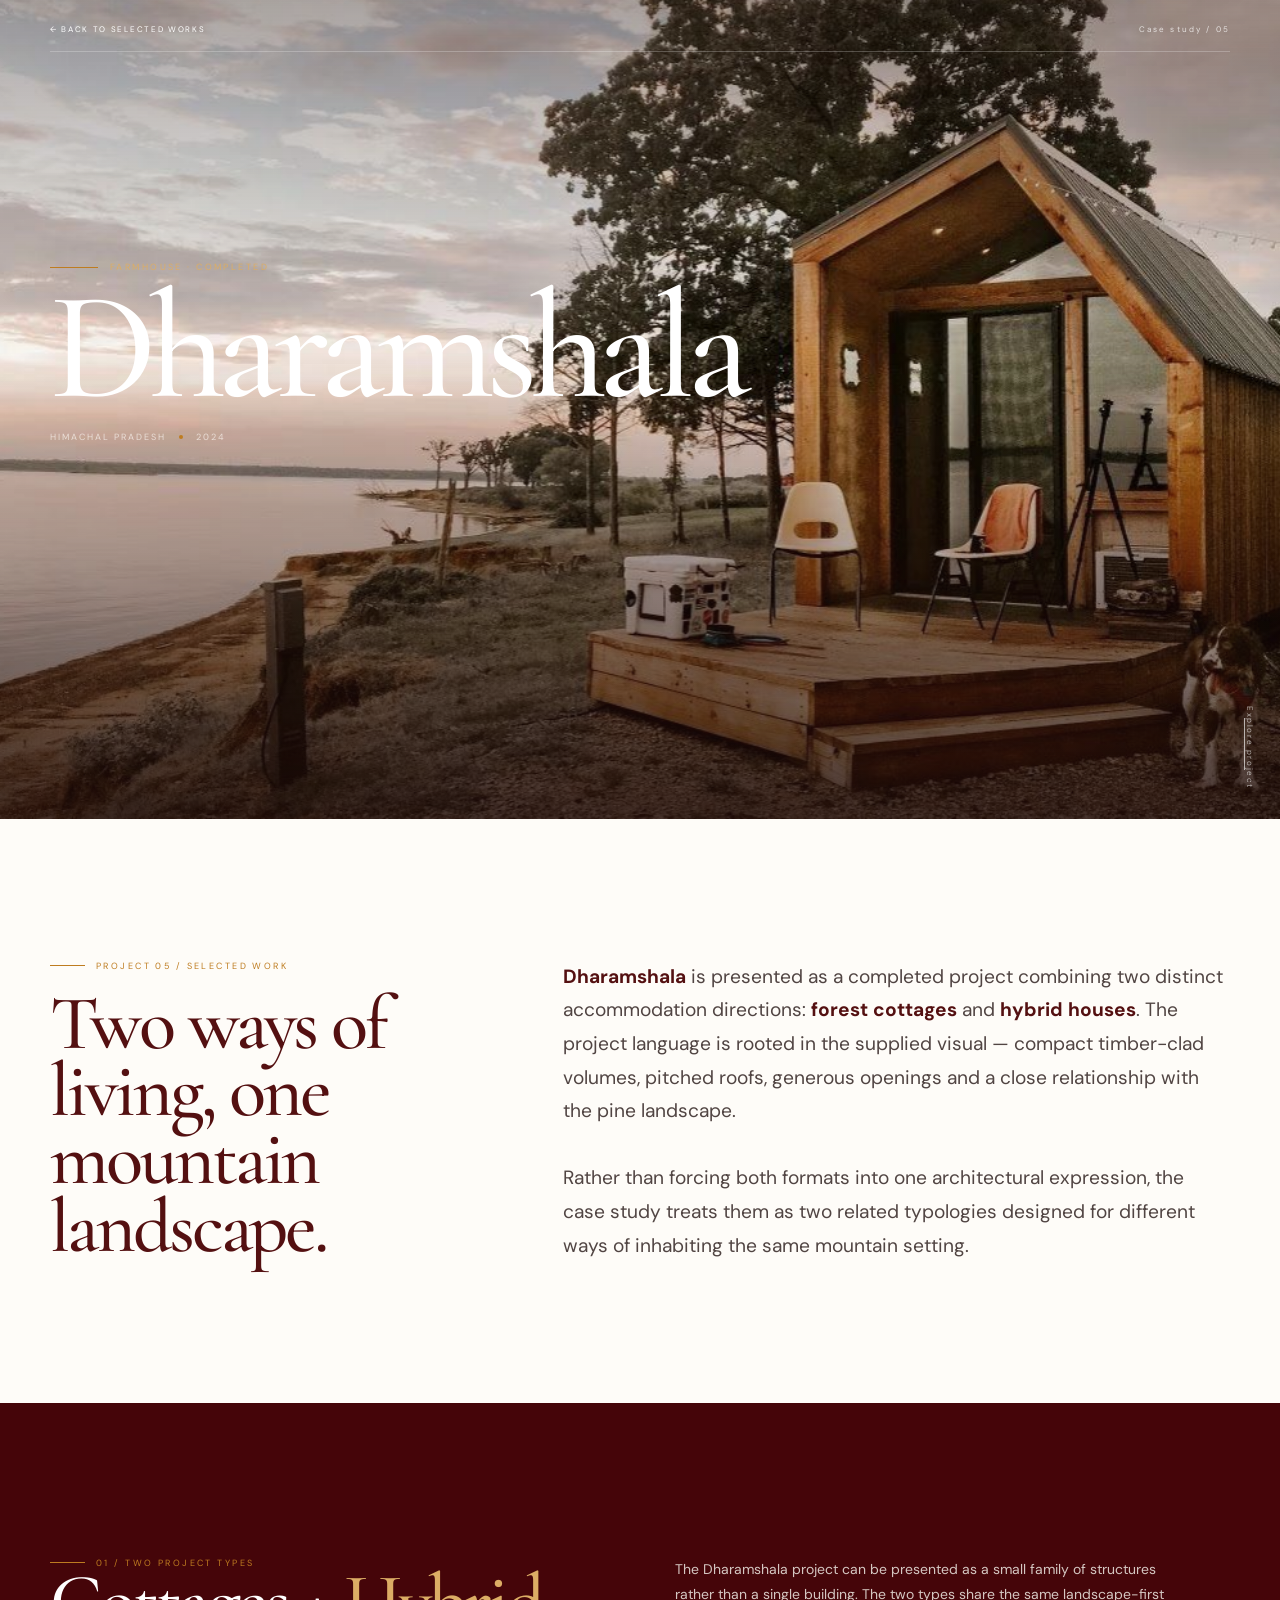
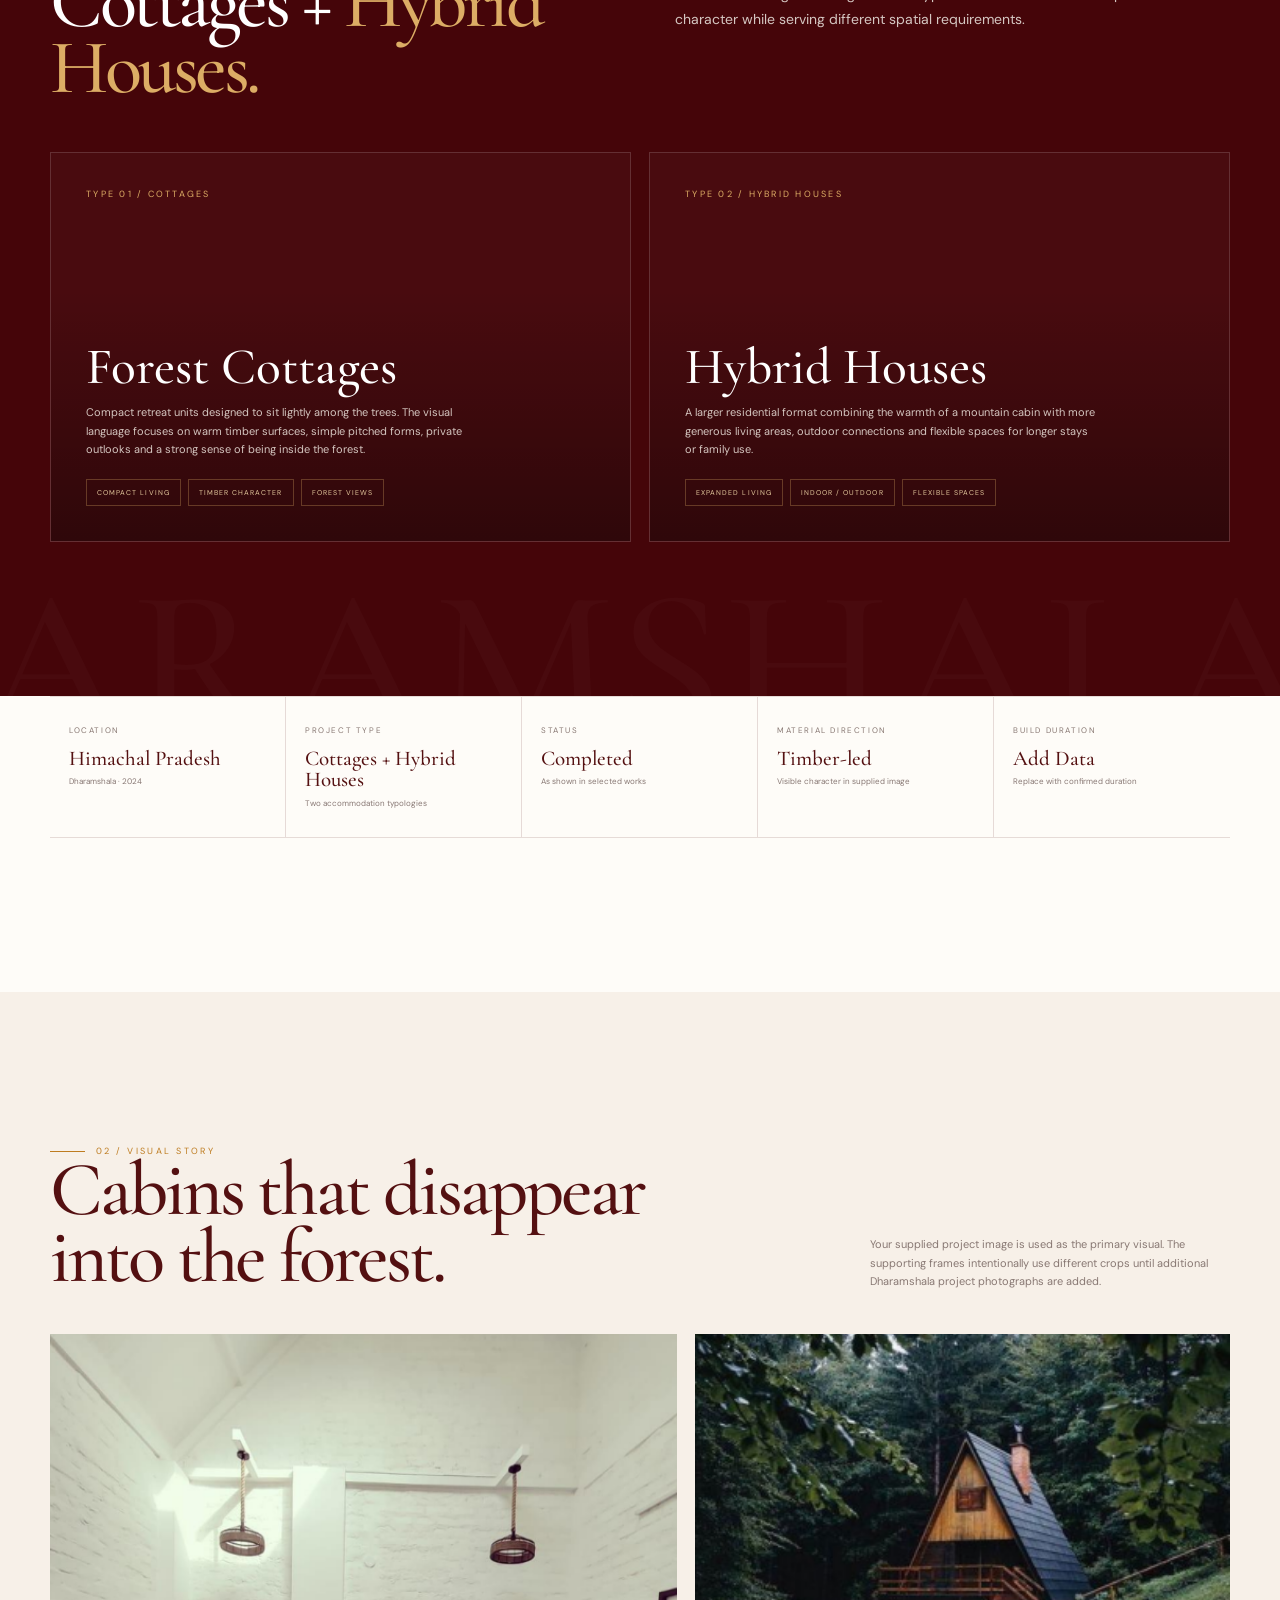
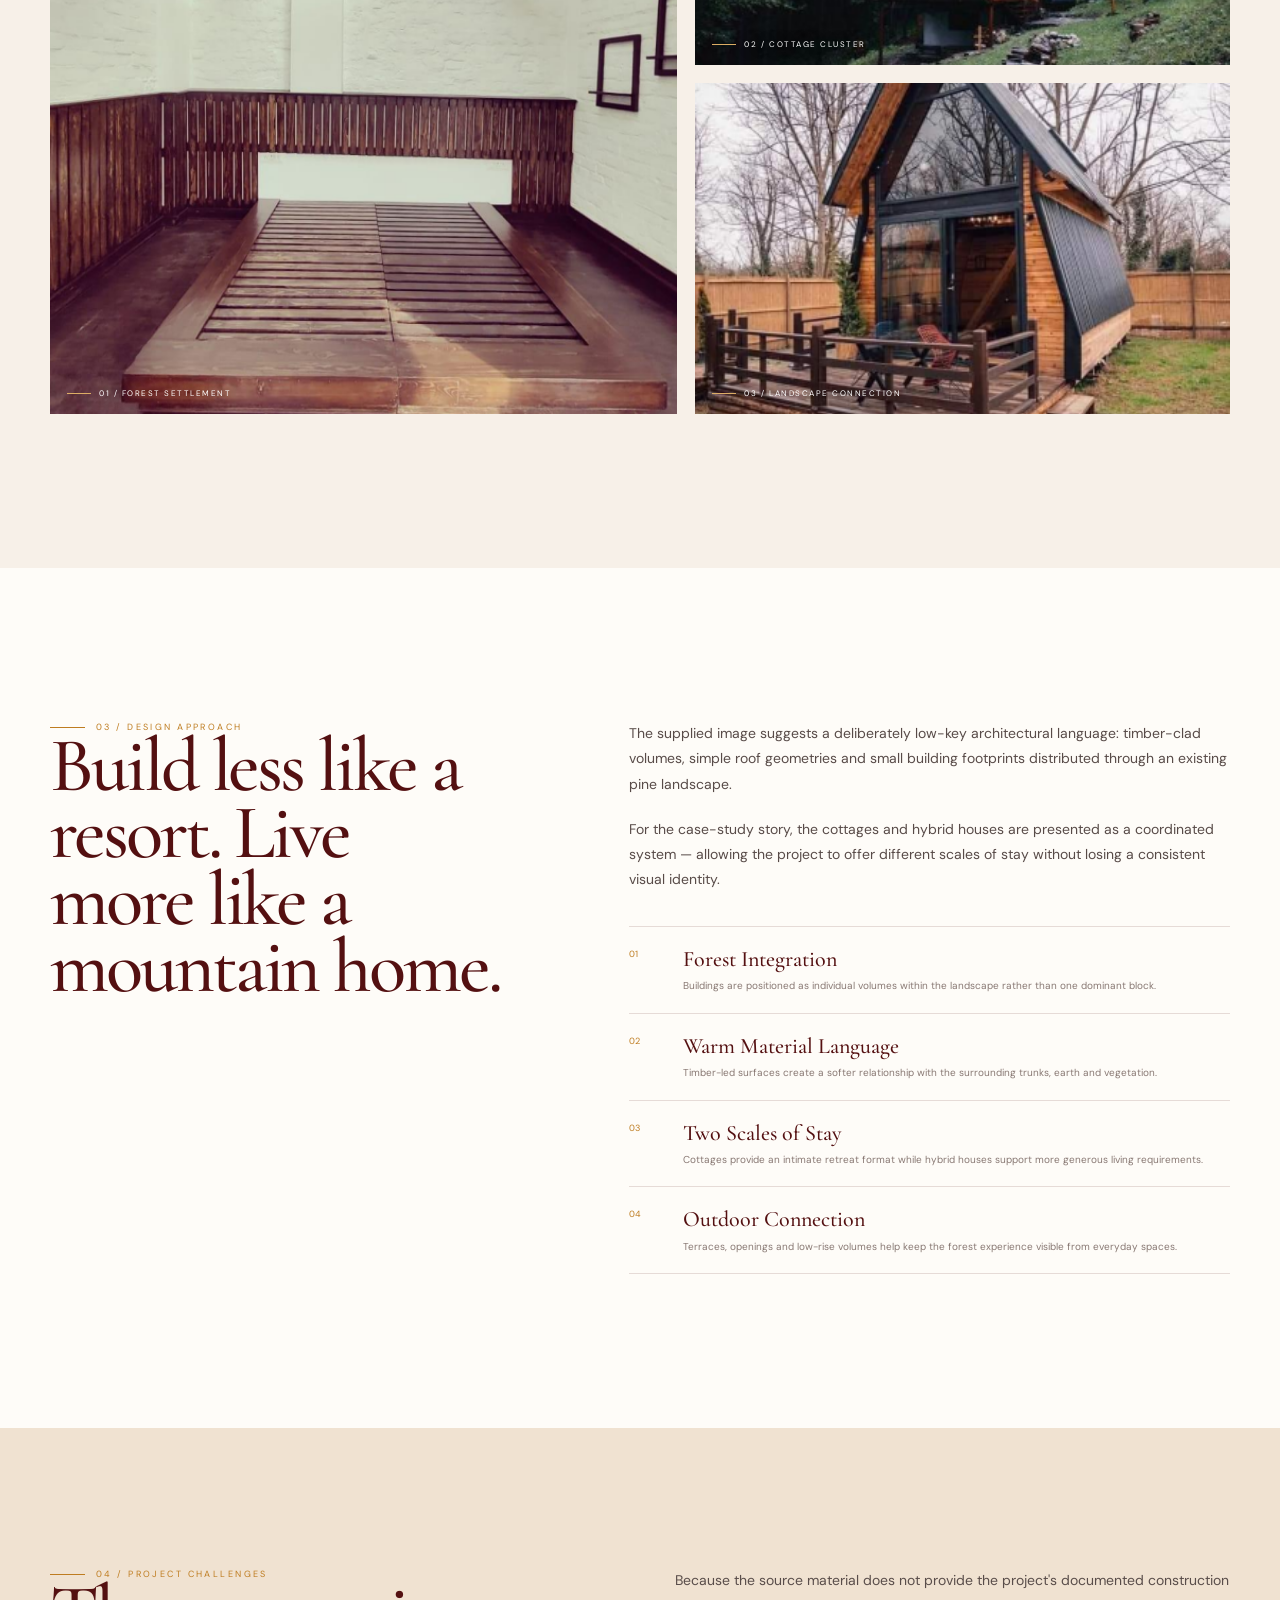
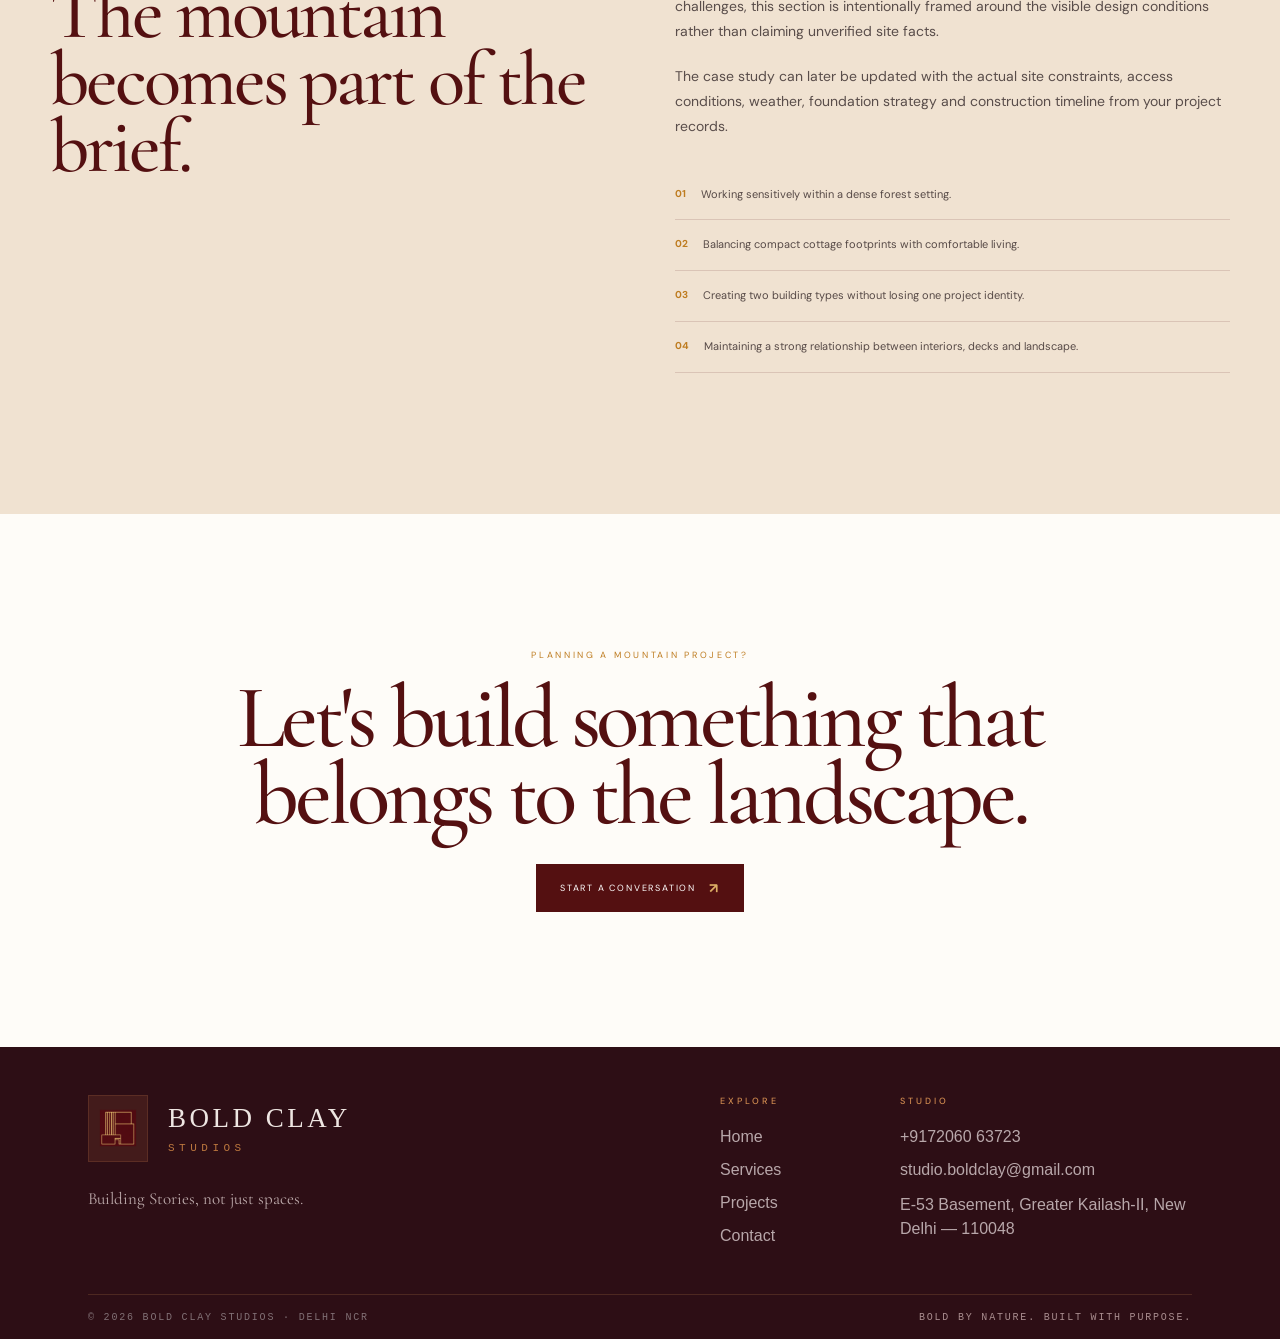
<file: dharamshala-case-study.html>
<!DOCTYPE html>
<html lang="en">

<head>
    <meta charset="UTF-8">
    <meta name="viewport" content="width=device-width,initial-scale=1.0">
    <meta name="description" content="Dharamshala — cottages and hybrid houses by Bold Clay Studios">
    <title>Dharamshala — Bold Clay Studios</title>
    <link rel="preconnect" href="https://fonts.googleapis.com">
    <link rel="preconnect" href="https://fonts.gstatic.com" crossorigin>
    <link
        href="https://fonts.googleapis.com/css2?family=Cormorant+Garamond:wght@400;500;600&family=DM+Sans:wght@400;500;600&display=swap"
        rel="stylesheet">

    <style>
        :root {
            --burgundy: #541011;
            --deep: #450509;
            --burgundy2: #721A1B;
            --gold: #BE7C20;
            --gold-soft: #DCAD65;
            --ivory: #FEFCF8;
            --cream: #F0E2D1;
            --ink: #2b211f;
            --muted: #887873;
            --line: rgba(84, 16, 17, .14);
            --ease: cubic-bezier(.22, 1, .36, 1)
        }

        * {
            box-sizing: border-box;
            margin: 0;
            padding: 0
        }

        html {
            scroll-behavior: smooth
        }

        body {
            background: var(--ivory);
            color: var(--ink);
            font-family: "DM Sans", Arial, sans-serif;
            overflow-x: hidden
        }

        a {
            text-decoration: none;
            color: inherit
        }

        img {
            display: block;
            width: 100%
        }

        /* loader */
        .ds-loader {
            position: fixed;
            inset: 0;
            z-index: 9999;
            background: var(--deep);
            display: grid;
            place-items: center;
            transition: .7s var(--ease)
        }

        .ds-loader.hide {
            opacity: 0;
            visibility: hidden;
            pointer-events: none
        }

        .ds-loader-inner {
            text-align: center
        }

        .ds-loader-diamond {
            width: 43px;
            height: 43px;
            border: 1px solid rgba(220, 173, 101, .45);
            transform: rotate(45deg);
            margin: 0 auto 23px;
            position: relative
        }

        .ds-loader-diamond:after {
            content: "";
            position: absolute;
            width: 10px;
            height: 10px;
            left: 15px;
            top: 15px;
            background: var(--gold);
            animation: dsPulse 1.2s infinite
        }

        .ds-loader-label {
            font-size: 8px;
            letter-spacing: .34em;
            text-transform: uppercase;
            color: #eaded4
        }

        @keyframes dsPulse {
            50% {
                transform: scale(.45);
                opacity: .4
            }
        }

        /* navigation */
        .ds-nav {
            position: absolute;
            top: 0;
            left: 0;
            width: 100%;
            z-index: 10;
            color: #fff;
            padding: 24px 0
        }

        .ds-nav-inner {
            width: min(1180px, calc(100% - 48px));
            margin: auto;
            display: flex;
            justify-content: space-between;
            align-items: center;
            border-bottom: 1px solid rgba(255, 255, 255, .23);
            padding-bottom: 17px
        }

        .ds-back {
            font-size: 8px;
            letter-spacing: .21em;
            text-transform: uppercase;
            transition: .3s
        }

        .ds-back:hover {
            color: var(--gold-soft);
            transform: translateX(-4px)
        }

        .ds-case {
            font-size: 8px;
            letter-spacing: .27em;
            opacity: .75
        }

        /* hero */
        .ds-hero {
            height: 91vh;
            min-height: 650px;
            position: relative;
            overflow: hidden;
            display: flex;
            align-items: flex-end;
            background: #27201e
        }

        .ds-hero-img {
            position: absolute;
            inset: 0;
            width: 100%;
            height: 100%;
            object-fit: cover;
            object-position: center;
            transform: scale(1.055);
            animation: dsHero 1.5s var(--ease) forwards;
            filter: saturate(.88)
        }

        .ds-hero:after {
            content: "";
            position: absolute;
            inset: 0;
            background: linear-gradient(180deg, rgba(28, 12, 9, .37), transparent 43%, rgba(28, 10, 8, .78))
        }

        @keyframes dsHero {
            to {
                transform: scale(1)
            }
        }

        .ds-hero-content {
            position: relative;
            z-index: 2;
            width: min(1180px, calc(100% - 48px));
            margin: auto;
            padding-bottom: clamp(72px, 9vw, 122px);
            color: #fff
        }

        .ds-eyebrow {
            display: flex;
            align-items: center;
            gap: 12px;
            font-size: 9px;
            letter-spacing: .27em;
            text-transform: uppercase;
            color: var(--gold-soft);
            opacity: 0;
            transform: translateY(20px);
            animation: dsRise .8s .18s var(--ease) forwards
        }

        .ds-eyebrow i {
            display: block;
            width: 48px;
            height: 1px;
            background: var(--gold)
        }

        .ds-title {
            font: 500 clamp(70px, 12vw, 158px)/.72 "Cormorant Garamond", serif;
            letter-spacing: -.055em;
            margin-top: 19px;
            opacity: 0;
            transform: translateY(30px);
            animation: dsRise 1s .32s var(--ease) forwards
        }

        .ds-meta {
            display: flex;
            align-items: center;
            gap: 13px;
            margin-top: 28px;
            font-size: 9px;
            letter-spacing: .22em;
            text-transform: uppercase;
            color: #eaded7;
            opacity: 0;
            animation: dsRise .8s .52s var(--ease) forwards
        }

        .ds-dot {
            width: 4px;
            height: 4px;
            border-radius: 50%;
            background: var(--gold)
        }

        .ds-scroll {
            position: absolute;
            right: 25px;
            bottom: 30px;
            z-index: 3;
            writing-mode: vertical-rl;
            font-size: 8px;
            letter-spacing: .2em;
            color: #fff;
            opacity: .64
        }

        .ds-scroll:after {
            content: "";
            display: block;
            width: 1px;
            height: 52px;
            background: #fff;
            margin: 12px auto 0;
            animation: dsLine 1.7s infinite
        }

        @keyframes dsRise {
            to {
                opacity: 1;
                transform: none
            }
        }

        @keyframes dsLine {

            0%,
            100% {
                transform: scaleY(.2)
            }

            50% {
                transform: scaleY(1)
            }
        }

        /* introduction */
        .ds-wrap {
            width: min(1180px, calc(100% - 48px));
            margin: auto
        }

        .ds-intro {
            padding: clamp(95px, 11vw, 150px) 0
        }

        .ds-intro-grid {
            display: grid;
            grid-template-columns: .78fr 1.35fr;
            gap: clamp(55px, 10vw, 150px)
        }

        .ds-kicker {
            display: flex;
            align-items: center;
            gap: 11px;
            color: var(--gold);
            font-size: 9px;
            letter-spacing: .27em;
            text-transform: uppercase
        }

        .ds-kicker:before {
            content: "";
            width: 35px;
            height: 1px;
            background: var(--gold)
        }

        .ds-h2 {
            font: 500 clamp(46px, 6vw, 79px)/.88 "Cormorant Garamond";
            letter-spacing: -.04em;
            color: var(--burgundy);
            margin-top: 18px
        }

        .ds-copy {
            font-size: clamp(16px, 1.5vw, 20px);
            line-height: 1.75;
            color: #514543
        }

        .ds-copy strong {
            color: var(--burgundy)
        }

        /* project types */
        .ds-types {
            background: var(--deep);
            color: #fff;
            padding: clamp(95px, 12vw, 160px) 0;
            position: relative;
            overflow: hidden
        }

        .ds-types:after {
            content: "DHARAMSHALA";
            position: absolute;
            right: -35px;
            bottom: -48px;
            font: 500 17vw/.7 "Cormorant Garamond";
            color: rgba(255, 255, 255, .025);
            pointer-events: none
        }

        .ds-type-head {
            display: grid;
            grid-template-columns: 1fr 1fr;
            gap: 70px;
            margin-bottom: 50px
        }

        .ds-white-title {
            font: 500 clamp(46px, 6vw, 80px)/.87 "Cormorant Garamond";
            letter-spacing: -.045em
        }

        .ds-white-title span {
            color: var(--gold-soft)
        }

        .ds-type-intro {
            font-size: 14px;
            line-height: 1.8;
            color: #d5c7c2;
            max-width: 490px
        }

        .ds-type-grid {
            display: grid;
            grid-template-columns: 1fr 1fr;
            gap: 18px;
            position: relative;
            z-index: 1
        }

        .ds-type-card {
            min-height: 390px;
            border: 1px solid rgba(255, 255, 255, .15);
            padding: 35px;
            display: flex;
            flex-direction: column;
            justify-content: flex-end;
            position: relative;
            overflow: hidden;
            background: rgba(255, 255, 255, .025);
            transition: .6s var(--ease)
        }

        .ds-type-card:before {
            content: "";
            position: absolute;
            inset: 0;
            background: linear-gradient(180deg, transparent 35%, rgba(0, 0, 0, .45));
            opacity: .8
        }

        .ds-type-card:hover {
            transform: translateY(-8px);
            border-color: rgba(220, 173, 101, .55)
        }

        .ds-type-card>* {
            position: relative;
            z-index: 2
        }

        .ds-type-number {
            font-size: 9px;
            letter-spacing: .25em;
            color: var(--gold-soft);
            margin-bottom: auto
        }

        .ds-type-title {
            font: 500 clamp(38px, 4vw, 58px)/.85 "Cormorant Garamond";
            margin-bottom: 14px
        }

        .ds-type-desc {
            font-size: 11px;
            line-height: 1.7;
            color: #d4c5bf;
            max-width: 410px
        }

        .ds-type-list {
            margin-top: 20px;
            display: flex;
            flex-wrap: wrap;
            gap: 7px
        }

        .ds-type-list span {
            font-size: 7px;
            letter-spacing: .15em;
            text-transform: uppercase;
            border: 1px solid rgba(220, 173, 101, .3);
            padding: 8px 10px;
            color: #e3c89c
        }

        /* facts */
        .ds-facts {
            padding: 0 0 clamp(95px, 12vw, 155px)
        }

        .ds-fact-grid {
            display: grid;
            grid-template-columns: repeat(5, 1fr);
            border-top: 1px solid var(--line);
            border-bottom: 1px solid var(--line)
        }

        .ds-fact {
            padding: 28px 19px;
            min-height: 124px;
            border-right: 1px solid var(--line)
        }

        .ds-fact:last-child {
            border-right: 0
        }

        .ds-label {
            font-size: 8px;
            letter-spacing: .2em;
            text-transform: uppercase;
            color: var(--muted);
            margin-bottom: 13px
        }

        .ds-value {
            font: 500 21px/1.02 "Cormorant Garamond";
            color: var(--burgundy)
        }

        .ds-note {
            font-size: 8px;
            line-height: 1.45;
            color: #877773;
            margin-top: 7px
        }

        /* visual story */
        .ds-gallery {
            padding: clamp(95px, 12vw, 160px) 0;
            background: #f7f0e8
        }

        .ds-gallery-head {
            display: flex;
            justify-content: space-between;
            align-items: flex-end;
            gap: 30px;
            margin-bottom: 43px
        }

        .ds-gallery-title {
            font: 500 clamp(46px, 6vw, 80px)/.87 "Cormorant Garamond";
            letter-spacing: -.04em;
            color: var(--burgundy)
        }

        .ds-gallery-note {
            max-width: 360px;
            font-size: 11px;
            line-height: 1.7;
            color: var(--muted)
        }

        .ds-gallery-grid {
            display: grid;
            grid-template-columns: 1.08fr .92fr;
            gap: 18px
        }

        .ds-photo {
            overflow: hidden;
            position: relative;
            background: #ddd
        }

        .ds-photo img {
            height: 100%;
            object-fit: cover;
            transition: transform 1s var(--ease), filter .6s
        }

        .ds-photo:hover img {
            transform: scale(1.045);
            filter: saturate(1.06)
        }

        .ds-main-photo {
            height: 680px
        }

        .ds-side-photos {
            display: grid;
            grid-template-rows: 1fr 1fr;
            gap: 18px
        }

        .ds-side-photo {
            height: 331px
        }

        .ds-caption {
            position: absolute;
            left: 17px;
            bottom: 16px;
            color: #fff;
            text-shadow: 0 1px 14px #000;
            font-size: 8px;
            letter-spacing: .19em;
            text-transform: uppercase
        }

        .ds-caption:before {
            content: "";
            display: inline-block;
            width: 24px;
            height: 1px;
            background: var(--gold-soft);
            margin-right: 8px;
            vertical-align: middle
        }

        /* approach */
        .ds-approach {
            padding: clamp(95px, 12vw, 160px) 0
        }

        .ds-approach-grid {
            display: grid;
            grid-template-columns: .9fr 1.2fr;
            gap: clamp(55px, 10vw, 145px)
        }

        .ds-approach-title {
            font: 500 clamp(46px, 6vw, 80px)/.87 "Cormorant Garamond";
            letter-spacing: -.04em;
            color: var(--burgundy)
        }

        .ds-approach-copy {
            font-size: 14px;
            line-height: 1.8;
            color: #584b48
        }

        .ds-approach-copy p+p {
            margin-top: 20px
        }

        .ds-points {
            border-top: 1px solid var(--line);
            margin-top: 34px
        }

        .ds-point {
            display: grid;
            grid-template-columns: 42px 1fr;
            gap: 12px;
            padding: 19px 0;
            border-bottom: 1px solid var(--line)
        }

        .ds-point-no {
            font-size: 9px;
            color: var(--gold)
        }

        .ds-point strong {
            font: 500 22px "Cormorant Garamond";
            color: var(--burgundy)
        }

        .ds-point span {
            display: block;
            font-size: 10px;
            line-height: 1.55;
            color: var(--muted);
            margin-top: 4px
        }

        /* challenges */
        .ds-challenges {
            background: var(--cream);
            padding: clamp(90px, 11vw, 145px) 0
        }

        .ds-challenge-grid {
            display: grid;
            grid-template-columns: 1fr 1fr;
            gap: 70px
        }

        .ds-challenge-title {
            font: 500 clamp(45px, 6vw, 77px)/.87 "Cormorant Garamond";
            color: var(--burgundy);
            letter-spacing: -.04em
        }

        .ds-challenge-copy {
            font-size: 14px;
            line-height: 1.8;
            color: #594d4a
        }

        .ds-challenge-copy p+p {
            margin-top: 20px
        }

        .ds-challenge-list {
            margin-top: 30px
        }

        .ds-challenge-item {
            display: flex;
            gap: 15px;
            padding: 15px 0;
            border-bottom: 1px solid rgba(84, 16, 17, .14)
        }

        .ds-challenge-item b {
            color: var(--gold);
            font-size: 10px
        }

        .ds-challenge-item span {
            font-size: 11px;
            color: #574a47
        }

        /* CTA */
        .ds-cta {
            padding: clamp(90px, 11vw, 135px) 18px;
            text-align: center;
            background: var(--ivory)
        }

        .ds-cta-kicker {
            font-size: 9px;
            letter-spacing: .3em;
            text-transform: uppercase;
            color: var(--gold)
        }

        .ds-cta h2 {
            font: 500 clamp(48px, 7vw, 92px)/.87 "Cormorant Garamond";
            color: var(--burgundy);
            letter-spacing: -.045em;
            max-width: 930px;
            margin: 18px auto 30px
        }

        .ds-btn {
            display: inline-flex;
            align-items: center;
            gap: 13px;
            background: var(--burgundy);
            color: #fff;
            padding: 15px 24px;
            font-size: 9px;
            letter-spacing: .2em;
            text-transform: uppercase;
            transition: .35s var(--ease)
        }

        .ds-btn:hover {
            transform: translateY(-4px);
            background: var(--burgundy2)
        }

        .ds-btn b {
            font-size: 14px;
            color: var(--gold-soft)
        }

        /* reveal */
        .ds-reveal {
            opacity: 0;
            transform: translateY(35px);
            transition: opacity .9s var(--ease), transform .9s var(--ease)
        }

        .ds-reveal.show {
            opacity: 1;
            transform: none
        }

        /* footer */
        .bc-footer {
            background: #2d0e15;
            color: #b8a6a9;
            overflow: hidden
        }

        .bc-footer-inner {
            width: calc(100% - 176px);
            margin: auto;
            min-height: 205px;
            padding: 48px 0 35px;
            display: grid;
            grid-template-columns: 1fr 1fr
        }

        .bc-footer-brand {
            display: flex;
            flex-direction: column
        }

        .bc-brand-row {
            display: flex;
            align-items: center;
            gap: 20px
        }

        .bc-logo {
            width: 60px;
            height: 67px;
            display: flex;
            align-items: center;
            justify-content: center;
            background: rgba(177, 92, 62, .17);
            border: 1px solid rgba(186, 116, 70, .2)
        }

        .bc-logo img {
            width: 100%;
            height: 100%;
            object-fit: contain
        }

        .bc-brand-title {
            color: #eee6e2;
            font: 400 27px Georgia;
            letter-spacing: 3.5px
        }

        .bc-brand-studios {
            margin-top: 8px;
            color: #bd783f;
            font: 400 11px "Courier New";
            letter-spacing: 4.5px
        }

        .bc-footer-description {
            margin-top: 25px;
            color: #bca9aa;
            font: 400 17px/1.4 "Cormorant Garamond", Georgia
        }

        .bc-footer-info {
            display: grid;
            grid-template-columns: 180px 1fr;
            padding-left: 80px
        }

        .bc-footer-heading {
            color: #d08b50;
            font: 500 9px "DM Sans";
            letter-spacing: 3px;
            margin-bottom: 20px
        }

        .bc-footer-column a {
            display: block;
            margin-bottom: 13px;
            color: #b8a7aa;
            font: 400 16px/1.25 Arial;
            transition: .25s
        }

        .bc-footer-column a:hover {
            color: #d08b50;
            transform: translateX(3px)
        }

        .bc-address {
            max-width: 470px;
            color: #b8a7aa;
            font: 400 16px/1.5 Arial
        }

        .bc-footer-divider {
            width: calc(100% - 176px);
            height: 1px;
            margin: auto;
            background: rgba(157, 108, 65, .28)
        }

        .bc-footer-bottom {
            width: calc(100% - 176px);
            min-height: 44px;
            margin: auto;
            display: flex;
            align-items: center;
            justify-content: space-between
        }

        .bc-copyright,
        .bc-tagline {
            color: #817075;
            font: 400 10px "Courier New";
            letter-spacing: 1.8px
        }

        .bc-tagline {
            color: #a98d8f
        }

        @media(max-width:900px) {

            .ds-wrap,
            .ds-nav-inner,
            .ds-hero-content {
                width: calc(100% - 40px)
            }

            .ds-intro-grid,
            .ds-type-head,
            .ds-approach-grid,
            .ds-challenge-grid {
                grid-template-columns: 1fr;
                gap: 45px
            }

            .ds-type-grid {
                grid-template-columns: 1fr
            }

            .ds-fact-grid {
                grid-template-columns: repeat(3, 1fr)
            }

            .ds-fact:nth-child(3) {
                border-right: 0
            }

            .ds-fact:nth-child(-n+3) {
                border-bottom: 1px solid var(--line)
            }

            .ds-gallery-grid {
                grid-template-columns: 1fr
            }

            .ds-main-photo {
                height: 70vw
            }

            .ds-side-photos {
                grid-template-columns: 1fr 1fr;
                grid-template-rows: none
            }

            .ds-side-photo {
                height: 40vw
            }

            .bc-footer-inner {
                width: calc(100% - 80px);
                grid-template-columns: 1fr
            }

            .bc-footer-info {
                padding-left: 0;
                margin-top: 45px;
                grid-template-columns: 160px 1fr
            }

            .bc-footer-divider,
            .bc-footer-bottom {
                width: calc(100% - 80px)
            }
        }

        @media(max-width:600px) {

            .ds-wrap,
            .ds-nav-inner,
            .ds-hero-content {
                width: calc(100% - 32px)
            }

            .ds-nav {
                padding: 18px 0
            }

            .ds-nav-inner {
                padding-bottom: 13px
            }

            .ds-back,
            .ds-case {
                font-size: 7px
            }

            .ds-hero {
                height: 82vh;
                min-height: 570px
            }

            .ds-title {
                font-size: 22vw
            }

            .ds-meta {
                font-size: 8px;
                flex-wrap: wrap
            }

            .ds-scroll {
                display: none
            }

            .ds-intro,
            .ds-types,
            .ds-gallery,
            .ds-approach,
            .ds-challenges {
                padding: 80px 0
            }

            .ds-copy {
                font-size: 16px
            }

            .ds-type-card {
                min-height: 390px;
                padding: 27px
            }

            .ds-fact-grid {
                grid-template-columns: 1fr 1fr
            }

            .ds-fact {
                padding: 22px 14px;
                min-height: 108px
            }

            .ds-fact:nth-child(3) {
                border-right: 1px solid var(--line)
            }

            .ds-fact:nth-child(4) {
                border-right: 0
            }

            .ds-fact:nth-child(-n+4) {
                border-bottom: 1px solid var(--line)
            }

            .ds-fact:last-child {
                border-bottom: 0
            }

            .ds-gallery-head {
                display: block;
                margin-bottom: 30px
            }

            .ds-gallery-note {
                margin-top: 16px
            }

            .ds-main-photo {
                height: 112vw
            }

            .ds-side-photos {
                gap: 10px
            }

            .ds-side-photo {
                height: 53vw
            }

            .ds-cta {
                padding: 80px 16px
            }

            .ds-cta h2 {
                font-size: 51px
            }

            .bc-footer-inner {
                width: calc(100% - 40px);
                padding-top: 38px
            }

            .bc-brand-row {
                gap: 13px
            }

            .bc-logo {
                width: 52px;
                height: 58px
            }

            .bc-brand-title {
                font-size: 21px;
                letter-spacing: 2.5px
            }

            .bc-brand-studios {
                font-size: 9px;
                letter-spacing: 3.5px
            }

            .bc-footer-description {
                font-size: 16px;
                margin-top: 20px
            }

            .bc-footer-info {
                grid-template-columns: 1fr 1.45fr;
                gap: 20px;
                margin-top: 35px
            }

            .bc-footer-heading {
                font-size: 9px;
                margin-bottom: 18px
            }

            .bc-footer-column a,
            .bc-address {
                font-size: 13px
            }

            .bc-footer-divider,
            .bc-footer-bottom {
                width: calc(100% - 40px)
            }

            .bc-footer-bottom {
                padding: 15px 0 18px;
                min-height: auto;
                display: flex;
                flex-direction: column;
                align-items: flex-start;
                gap: 9px
            }

            .bc-copyright,
            .bc-tagline {
                font-size: 8px;
                letter-spacing: 1.2px
            }
        }

        @media(prefers-reduced-motion:reduce) {

            *,
            *:before,
            *:after {
                animation: none !important;
                transition: none !important
            }

            html {
                scroll-behavior: auto
            }
        }
    </style>
</head>

<body>
    <!-- <div class="ds-loader" id="dsLoader">
        <div class="ds-loader-inner">
            <div class="ds-loader-diamond"></div>
            <div class="ds-loader-label">Bold Clay Studios</div>
        </div>
    </div> -->

    <nav class="ds-nav">
        <div class="ds-nav-inner">
            <a class="ds-back" href="index.html#projects">← Back to selected works</a>
            <div class="ds-case">Case study / 05</div>
        </div>
    </nav>

    <section class="ds-hero">
        <img class="ds-hero-img" src="./dharmshala/hero.png" alt="Dharamshala forest cottages">
        <div class="ds-hero-content">
            <div class="ds-eyebrow"><i></i> Farmhouse · Completed</div>
            <h1 class="ds-title">Dharamshala</h1>
            <div class="ds-meta"><span>Himachal Pradesh</span><span class="ds-dot"></span><span>2024</span></div>
        </div>
        <div class="ds-scroll">Explore project</div>
    </section>

    <section class="ds-intro">
        <div class="ds-wrap">
            <div class="ds-intro-grid ds-reveal">
                <div>
                    <div class="ds-kicker">Project 05 / Selected Work</div>
                    <h2 class="ds-h2">Two ways of living, one mountain landscape.</h2>
                </div>
                <div class="ds-copy">
                    <strong>Dharamshala</strong> is presented as a completed project combining two distinct
                    accommodation directions:
                    <strong>forest cottages</strong> and <strong>hybrid houses</strong>.
                    The project language is rooted in the supplied visual — compact timber-clad volumes, pitched roofs,
                    generous openings and a close relationship with the pine landscape.
                    <br><br>
                    Rather than forcing both formats into one architectural expression, the case study treats them as
                    two related typologies designed for different ways of inhabiting the same mountain setting.
                </div>
            </div>
        </div>
    </section>

    <section class="ds-types">
        <div class="ds-wrap">
            <div class="ds-type-head ds-reveal">
                <div>
                    <div class="ds-kicker">01 / Two Project Types</div>
                    <h2 class="ds-white-title">Cottages + <span>Hybrid Houses.</span></h2>
                </div>
                <p class="ds-type-intro">
                    The Dharamshala project can be presented as a small family of structures rather than a single
                    building. The two types share the same landscape-first character while serving different spatial
                    requirements.
                </p>
            </div>

            <div class="ds-type-grid">
                <article class="ds-type-card ds-reveal">
                    <div class="ds-type-number">TYPE 01 / COTTAGES</div>
                    <div>
                        <h3 class="ds-type-title">Forest Cottages</h3>
                        <p class="ds-type-desc">
                            Compact retreat units designed to sit lightly among the trees. The visual language focuses
                            on warm timber surfaces, simple pitched forms, private outlooks and a strong sense of being
                            inside the forest.
                        </p>
                        <div class="ds-type-list">
                            <span>Compact Living</span><span>Timber Character</span><span>Forest Views</span>
                        </div>
                    </div>
                </article>

                <article class="ds-type-card ds-reveal">
                    <div class="ds-type-number">TYPE 02 / HYBRID HOUSES</div>
                    <div>
                        <h3 class="ds-type-title">Hybrid Houses</h3>
                        <p class="ds-type-desc">
                            A larger residential format combining the warmth of a mountain cabin with more generous
                            living areas, outdoor connections and flexible spaces for longer stays or family use.
                        </p>
                        <div class="ds-type-list">
                            <span>Expanded Living</span><span>Indoor / Outdoor</span><span>Flexible Spaces</span>
                        </div>
                    </div>
                </article>
            </div>
        </div>
    </section>

    <section class="ds-facts">
        <div class="ds-wrap">
            <div class="ds-fact-grid ds-reveal">
                <div class="ds-fact">
                    <div class="ds-label">Location</div>
                    <div class="ds-value">Himachal Pradesh</div>
                    <div class="ds-note">Dharamshala · 2024</div>
                </div>
                <div class="ds-fact">
                    <div class="ds-label">Project Type</div>
                    <div class="ds-value">Cottages + Hybrid Houses</div>
                    <div class="ds-note">Two accommodation typologies</div>
                </div>
                <div class="ds-fact">
                    <div class="ds-label">Status</div>
                    <div class="ds-value">Completed</div>
                    <div class="ds-note">As shown in selected works</div>
                </div>
                <div class="ds-fact">
                    <div class="ds-label">Material Direction</div>
                    <div class="ds-value">Timber-led</div>
                    <div class="ds-note">Visible character in supplied image</div>
                </div>
                <div class="ds-fact">
                    <div class="ds-label">Build Duration</div>
                    <div class="ds-value">Add Data</div>
                    <div class="ds-note">Replace with confirmed duration</div>
                </div>
            </div>
        </div>
    </section>

    <section class="ds-gallery">
        <div class="ds-wrap">
            <div class="ds-gallery-head ds-reveal">
                <div>
                    <div class="ds-kicker">02 / Visual Story</div>
                    <h2 class="ds-gallery-title">Cabins that disappear<br>into the forest.</h2>
                </div>
                <p class="ds-gallery-note">
                    Your supplied project image is used as the primary visual. The supporting frames intentionally use
                    different crops until additional Dharamshala project photographs are added.
                </p>
            </div>

            <div class="ds-gallery-grid ds-reveal">
                <figure class="ds-photo ds-main-photo">
                    <img src="./dharmshala/dh1.png" alt="Dharamshala forest cottages">
                    <figcaption class="ds-caption">01 / Forest settlement</figcaption>
                </figure>

                <div class="ds-side-photos">
                    <figure class="ds-photo ds-side-photo">
                        <img src="./dharmshala/dh2.png" alt="Dharamshala cottage detail">
                        <figcaption class="ds-caption">02 / Cottage cluster</figcaption>
                    </figure>
                    <figure class="ds-photo ds-side-photo">
                        <img src="./dharmshala/dh3.png" alt="Dharamshala hybrid house landscape">
                        <figcaption class="ds-caption">03 / Landscape connection</figcaption>
                    </figure>
                </div>
            </div>
        </div>
    </section>

    <section class="ds-approach">
        <div class="ds-wrap">
            <div class="ds-approach-grid ds-reveal">
                <div>
                    <div class="ds-kicker">03 / Design Approach</div>
                    <h2 class="ds-approach-title">Build less like a resort. Live more like a mountain home.</h2>
                </div>

                <div class="ds-approach-copy">
                    <p>
                        The supplied image suggests a deliberately low-key architectural language: timber-clad volumes,
                        simple roof geometries and small building footprints distributed through an existing pine
                        landscape.
                    </p>
                    <p>
                        For the case-study story, the cottages and hybrid houses are presented as a coordinated system —
                        allowing the project to offer different scales of stay without losing a consistent visual
                        identity.
                    </p>

                    <div class="ds-points">
                        <div class="ds-point">
                            <div class="ds-point-no">01</div>
                            <div><strong>Forest Integration</strong><span>Buildings are positioned as individual volumes
                                    within the landscape rather than one dominant block.</span></div>
                        </div>
                        <div class="ds-point">
                            <div class="ds-point-no">02</div>
                            <div><strong>Warm Material Language</strong><span>Timber-led surfaces create a softer
                                    relationship with the surrounding trunks, earth and vegetation.</span></div>
                        </div>
                        <div class="ds-point">
                            <div class="ds-point-no">03</div>
                            <div><strong>Two Scales of Stay</strong><span>Cottages provide an intimate retreat format
                                    while hybrid houses support more generous living requirements.</span></div>
                        </div>
                        <div class="ds-point">
                            <div class="ds-point-no">04</div>
                            <div><strong>Outdoor Connection</strong><span>Terraces, openings and low-rise volumes help
                                    keep the forest experience visible from everyday spaces.</span></div>
                        </div>
                    </div>
                </div>
            </div>
        </div>
    </section>

    <section class="ds-challenges">
        <div class="ds-wrap">
            <div class="ds-challenge-grid ds-reveal">
                <div>
                    <div class="ds-kicker">04 / Project Challenges</div>
                    <h2 class="ds-challenge-title">The mountain becomes part of the brief.</h2>
                </div>

                <div class="ds-challenge-copy">
                    <p>
                        Because the source material does not provide the project's documented construction challenges,
                        this section is intentionally framed around the visible design conditions rather than claiming
                        unverified site facts.
                    </p>
                    <p>
                        The case study can later be updated with the actual site constraints, access conditions,
                        weather, foundation strategy and construction timeline from your project records.
                    </p>

                    <div class="ds-challenge-list">
                        <div class="ds-challenge-item"><b>01</b><span>Working sensitively within a dense forest
                                setting.</span></div>
                        <div class="ds-challenge-item"><b>02</b><span>Balancing compact cottage footprints with
                                comfortable living.</span></div>
                        <div class="ds-challenge-item"><b>03</b><span>Creating two building types without losing one
                                project identity.</span></div>
                        <div class="ds-challenge-item"><b>04</b><span>Maintaining a strong relationship between
                                interiors, decks and landscape.</span></div>
                    </div>
                </div>
            </div>
        </div>
    </section>

    <section class="ds-cta">
        <div class="ds-cta-kicker">Planning a mountain project?</div>
        <h2>Let's build something that belongs to the landscape.</h2>
        <a class="ds-btn" href="index.html#contact">Start a conversation <b>↗</b></a>
    </section>

    <footer class="bc-footer">
        <div class="bc-footer-inner">
            <div class="bc-footer-brand">
                <div class="bc-brand-row">
                    <div class="bc-logo"><img src="logo.png" alt="Bold Clay Studios"></div>
                    <div>
                        <div class="bc-brand-title">BOLD CLAY</div>
                        <div class="bc-brand-studios">STUDIOS</div>
                    </div>
                </div>
                <div class="bc-footer-description">Building Stories, not just spaces.</div>
            </div>

            <div class="bc-footer-info">
                <div class="bc-footer-column">
                    <div class="bc-footer-heading">EXPLORE</div>
                    <a href="index.html#home">Home</a>
                    <a href="index.html#services">Services</a>
                    <a href="index.html#projects">Projects</a>
                    <a href="index.html#contact">Contact</a>
                </div>
                <div class="bc-footer-column">
                    <div class="bc-footer-heading">STUDIO</div>
                    <a href="tel:+917206063723">+9172060 63723</a>
                    <a href="mailto:studio.boldclay@gmail.com">studio.boldclay@gmail.com</a>
                    <div class="bc-address">E-53 Basement, Greater Kailash-II, New Delhi — 110048</div>
                </div>
            </div>
        </div>
        <div class="bc-footer-divider"></div>
        <div class="bc-footer-bottom">
            <div class="bc-copyright">© 2026 BOLD CLAY STUDIOS · DELHI NCR</div>
            <div class="bc-tagline">BOLD BY NATURE. BUILT WITH PURPOSE.</div>
        </div>
    </footer>

    <script>
        document.addEventListener("DOMContentLoaded", () => {
            const loader = document.getElementById("dsLoader");
            setTimeout(() => loader.classList.add("hide"), 850);

            const items = document.querySelectorAll(".ds-reveal");
            const observer = new IntersectionObserver(entries => {
                entries.forEach(entry => {
                    if (entry.isIntersecting) {
                        entry.target.classList.add("show");
                        observer.unobserve(entry.target);
                    }
                });
            }, { threshold: .12, rootMargin: "0px 0px -55px 0px" });
            items.forEach(item => observer.observe(item));

            if (matchMedia("(hover:hover) and (pointer:fine)").matches) {
                const hero = document.querySelector(".ds-hero-img");
                addEventListener("scroll", () => {
                    const y = Math.min(scrollY, innerHeight) * .025;
                    hero.style.transform = `scale(1.035) translateY(${y}px)`;
                }, { passive: true });
            }
        });
    </script>
</body>

</html>
</file>
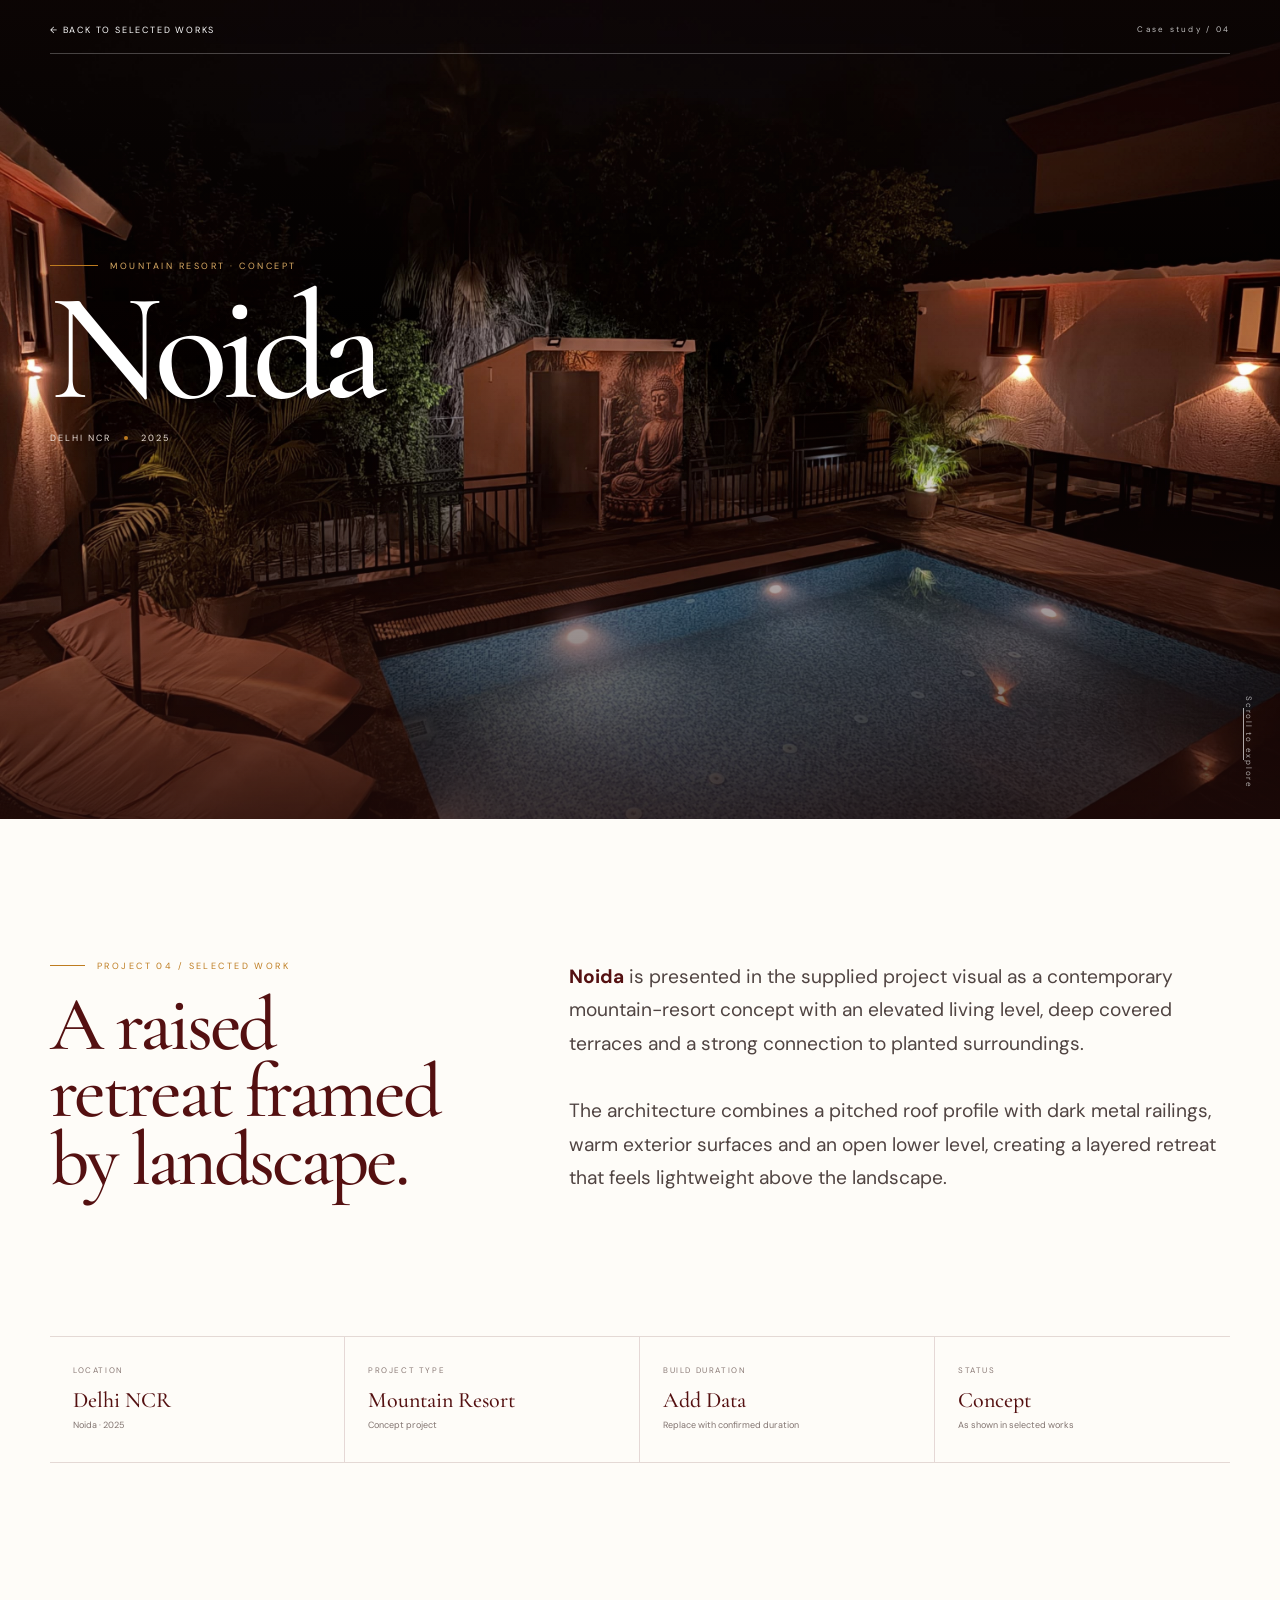
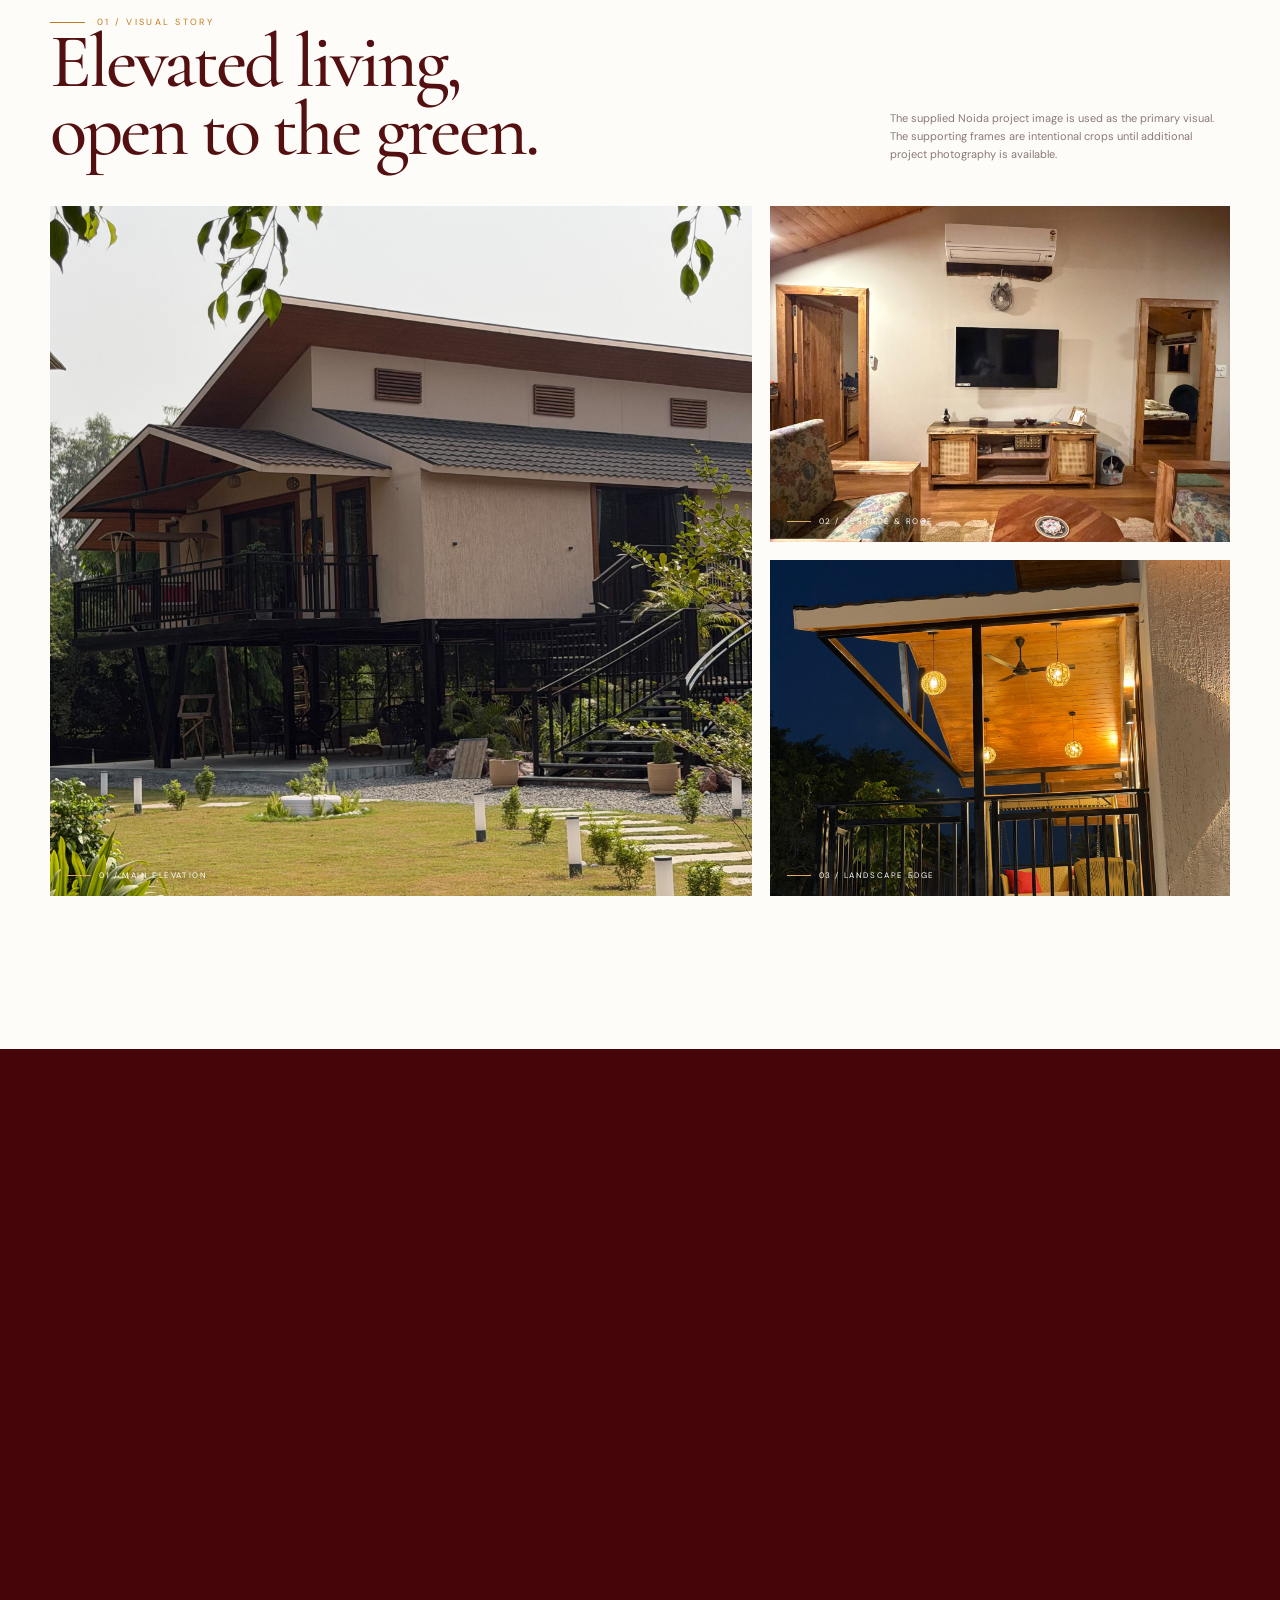
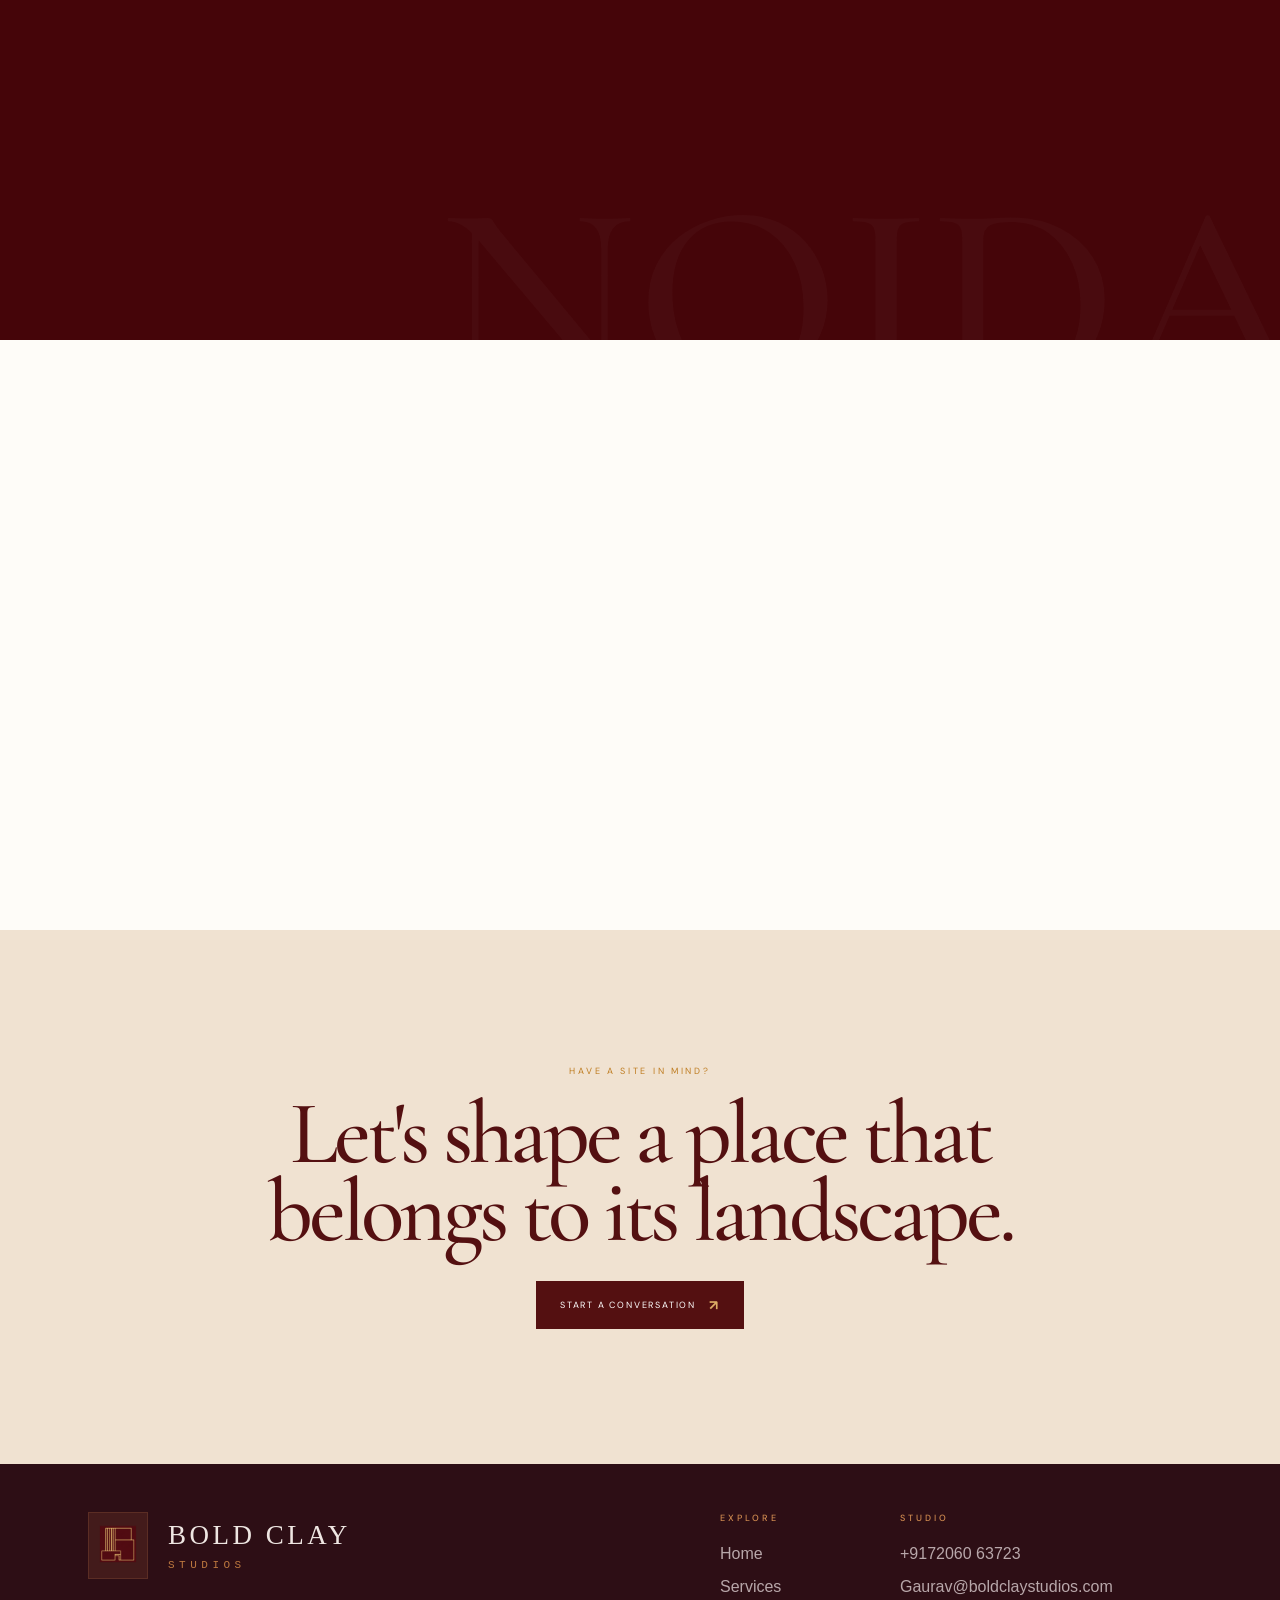
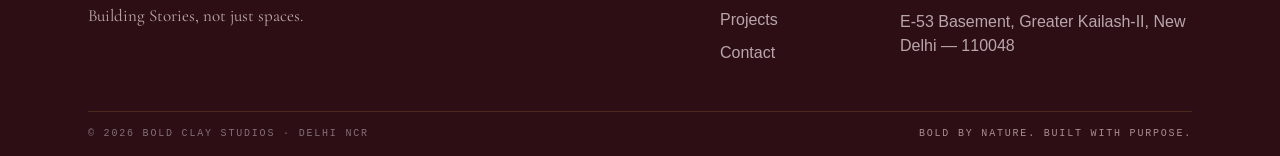
<file: noida-case-study.html>
<!DOCTYPE html>
<html lang="en">
<head>
<meta charset="UTF-8">
<meta name="viewport" content="width=device-width,initial-scale=1.0">
<meta name="description" content="Noida — Bold Clay Studios case study">
<title>Noida — Bold Clay Studios</title>
<link rel="preconnect" href="https://fonts.googleapis.com">
<link rel="preconnect" href="https://fonts.gstatic.com" crossorigin>
<link href="https://fonts.googleapis.com/css2?family=Cormorant+Garamond:wght@400;500;600&family=DM+Sans:wght@400;500;600&display=swap" rel="stylesheet">
<style>
:root{
 --burgundy:#541011;--deep:#450509;--burgundy2:#721A1B;--gold:#BE7C20;--gold2:#DCAD65;
 --ivory:#FEFCF8;--cream:#F0E2D1;--ink:#281e1d;--muted:#897975;
 --line:rgba(84,16,17,.15);--ease:cubic-bezier(.22,1,.36,1)
}
*{box-sizing:border-box;margin:0;padding:0}
html{scroll-behavior:smooth}
body{background:var(--ivory);color:var(--ink);font-family:"DM Sans",Arial,sans-serif;overflow-x:hidden}
a{text-decoration:none;color:inherit}img{display:block;width:100%}

/* loader */
.nd-loader{position:fixed;inset:0;background:var(--deep);z-index:9999;display:grid;place-items:center;transition:.7s var(--ease)}
.nd-loader.hide{opacity:0;visibility:hidden;pointer-events:none}
.nd-loader-mark{width:42px;height:42px;border:1px solid rgba(220,173,101,.4);transform:rotate(45deg);position:relative;margin:auto auto 24px}
.nd-loader-mark:after{content:"";position:absolute;inset:9px;background:var(--gold);animation:ndpulse 1.2s infinite}
.nd-loader-text{font-size:9px;letter-spacing:.34em;text-transform:uppercase;color:#eaded4}
@keyframes ndpulse{50%{transform:scale(.55);opacity:.4}}

/* top navigation */
.nd-nav{position:absolute;top:0;left:0;width:100%;z-index:10;color:#fff;padding:24px 0}
.nd-nav-inner{width:min(1180px,calc(100% - 48px));margin:auto;padding-bottom:17px;border-bottom:1px solid rgba(255,255,255,.25);display:flex;justify-content:space-between}
.nd-back{font-size:9px;letter-spacing:.2em;text-transform:uppercase;transition:.3s}
.nd-back:hover{color:var(--gold2);transform:translateX(-4px)}
.nd-index{font-size:8px;letter-spacing:.28em;opacity:.75}

/* hero */
.nd-hero{height:91vh;min-height:640px;position:relative;overflow:hidden;display:flex;align-items:flex-end;background:#29201d}
.nd-hero-img{position:absolute;inset:0;width:100%;height:100%;object-fit:cover;object-position:center;transform:scale(1.06);animation:ndhero 1.5s var(--ease) forwards;filter:saturate(.86)}
.nd-hero:after{content:"";position:absolute;inset:0;background:linear-gradient(180deg,rgba(30,13,10,.38),transparent 45%,rgba(31,11,9,.78))}
@keyframes ndhero{to{transform:scale(1)}}
.nd-hero-content{position:relative;z-index:2;width:min(1180px,calc(100% - 48px));margin:auto;padding-bottom:clamp(72px,9vw,125px);color:#fff}
.nd-eyebrow{display:flex;align-items:center;gap:12px;font-size:9px;letter-spacing:.28em;text-transform:uppercase;color:var(--gold2);opacity:0;transform:translateY(18px);animation:ndrise .8s .2s var(--ease) forwards}
.nd-eyebrow i{width:48px;height:1px;background:var(--gold);display:block}
.nd-title{font:500 clamp(65px,12vw,155px)/.73 "Cormorant Garamond",serif;letter-spacing:-.055em;margin-top:20px;opacity:0;transform:translateY(30px);animation:ndrise 1s .35s var(--ease) forwards}
.nd-sub{display:flex;align-items:center;gap:13px;margin-top:28px;font-size:9px;letter-spacing:.22em;text-transform:uppercase;color:#eaded7;opacity:0;animation:ndrise .8s .55s var(--ease) forwards}
.nd-dot{width:4px;height:4px;border-radius:50%;background:var(--gold)}
.nd-scroll{position:absolute;right:26px;bottom:30px;z-index:3;color:#fff;writing-mode:vertical-rl;font-size:8px;letter-spacing:.22em;opacity:.65}
.nd-scroll:after{content:"";display:block;width:1px;height:52px;background:#fff;margin:12px auto 0;animation:ndline 1.7s infinite}
@keyframes ndrise{to{opacity:1;transform:none}}
@keyframes ndline{0%,100%{transform:scaleY(.2);transform-origin:top}50%{transform:scaleY(1);transform-origin:top}}

/* intro */
.nd-wrap{width:min(1180px,calc(100% - 48px));margin:auto}
.nd-intro{padding:clamp(90px,11vw,150px) 0}
.nd-intro-grid{display:grid;grid-template-columns:.8fr 1.35fr;gap:clamp(55px,10vw,155px)}
.nd-kicker{display:flex;align-items:center;gap:12px;color:var(--gold);font-size:9px;letter-spacing:.27em;text-transform:uppercase}
.nd-kicker:before{content:"";width:35px;height:1px;background:var(--gold)}
.nd-h2{font:500 clamp(45px,6vw,78px)/.88 "Cormorant Garamond";letter-spacing:-.04em;color:var(--burgundy);margin-top:19px}
.nd-copy{font-size:clamp(16px,1.5vw,20px);line-height:1.75;color:#504442}
.nd-copy strong{color:var(--burgundy)}

/* facts */
.nd-facts{display:grid;grid-template-columns:repeat(4,1fr);border-top:1px solid var(--line);border-bottom:1px solid var(--line)}
.nd-fact{padding:28px 23px;min-height:125px;border-right:1px solid var(--line)}
.nd-fact:last-child{border-right:0}
.nd-label{font-size:8px;letter-spacing:.2em;text-transform:uppercase;color:var(--muted);margin-bottom:14px}
.nd-value{font:500 22px/1.05 "Cormorant Garamond";color:var(--burgundy)}
.nd-note{font-size:9px;line-height:1.45;color:#81736f;margin-top:7px}

/* gallery */
.nd-gallery-section{padding:clamp(95px,12vw,165px) 0}
.nd-gallery-head{display:flex;justify-content:space-between;align-items:flex-end;gap:30px;margin-bottom:42px}
.nd-gallery-title{font:500 clamp(45px,6vw,80px)/.88 "Cormorant Garamond";color:var(--burgundy);letter-spacing:-.04em}
.nd-gallery-note{max-width:340px;font-size:11px;line-height:1.65;color:var(--muted)}
.nd-gallery{display:grid;grid-template-columns:1.25fr .82fr;gap:18px}
.nd-large{height:690px}.nd-small{height:336px}
.nd-photo{overflow:hidden;position:relative}
.nd-photo img{height:100%;object-fit:cover;transition:transform 1s var(--ease),filter .6s}
.nd-photo:hover img{transform:scale(1.045);filter:saturate(1.06)}
.nd-side{display:grid;grid-template-rows:1fr 1fr;gap:18px}
.nd-caption{position:absolute;left:17px;bottom:16px;color:#fff;text-shadow:0 1px 14px #000;font-size:8px;letter-spacing:.2em;text-transform:uppercase}
.nd-caption:before{content:"";display:inline-block;width:24px;height:1px;background:var(--gold2);margin-right:8px;vertical-align:middle}

/* concept section */
.nd-concept{background:var(--deep);color:#fff;padding:clamp(95px,12vw,160px) 0;position:relative;overflow:hidden}
.nd-concept:after{content:"NOIDA";position:absolute;right:-25px;bottom:-55px;font:500 21vw/.7 "Cormorant Garamond";color:rgba(255,255,255,.025);pointer-events:none}
.nd-concept-grid{display:grid;grid-template-columns:1fr 1fr;gap:clamp(55px,10vw,150px)}
.nd-white-title{font:500 clamp(46px,6vw,80px)/.87 "Cormorant Garamond";letter-spacing:-.04em}
.nd-white-title span{color:var(--gold2)}
.nd-dark-copy{font-size:14px;line-height:1.8;color:#d4c5bf}
.nd-dark-copy p+p{margin-top:20px}
.nd-points{border-top:1px solid rgba(255,255,255,.16);margin-top:35px}
.nd-point{display:grid;grid-template-columns:42px 1fr;gap:12px;padding:19px 0;border-bottom:1px solid rgba(255,255,255,.16)}
.nd-point-num{font-size:10px;color:var(--gold2)}
.nd-point strong{display:block;font:500 21px "Cormorant Garamond";margin-bottom:4px}
.nd-point span{font-size:10px;line-height:1.55;color:#a99691}

/* build */
.nd-build{padding:clamp(95px,12vw,160px) 0}
.nd-build-grid{display:grid;grid-template-columns:1fr 1.1fr;gap:clamp(55px,10vw,150px)}
.nd-build-title{font:500 clamp(46px,6vw,80px)/.88 "Cormorant Garamond";color:var(--burgundy);letter-spacing:-.04em}
.nd-build-copy{font-size:14px;line-height:1.8;color:#594d4a}
.nd-build-copy p+p{margin-top:20px}
.nd-tags{display:flex;flex-wrap:wrap;gap:8px;margin-top:31px}
.nd-tags span{border:1px solid rgba(84,16,17,.18);background:rgba(240,226,209,.3);color:var(--burgundy);padding:10px 13px;font-size:8px;letter-spacing:.15em;text-transform:uppercase}

/* CTA */
.nd-cta{background:var(--cream);padding:clamp(90px,11vw,135px) 18px;text-align:center}
.nd-cta-kicker{font-size:9px;letter-spacing:.3em;text-transform:uppercase;color:var(--gold)}
.nd-cta h2{font:500 clamp(47px,7vw,92px)/.87 "Cormorant Garamond";color:var(--burgundy);letter-spacing:-.045em;max-width:900px;margin:18px auto 30px}
.nd-btn{display:inline-flex;align-items:center;gap:13px;padding:15px 24px;background:var(--burgundy);color:#fff;font-size:9px;letter-spacing:.2em;text-transform:uppercase;transition:.35s var(--ease)}
.nd-btn:hover{background:var(--burgundy2);transform:translateY(-4px)}
.nd-btn b{font-size:14px;color:var(--gold2)}

/* reveal */
.nd-reveal{opacity:0;transform:translateY(34px);transition:opacity .9s var(--ease),transform .9s var(--ease)}
.nd-reveal.show{opacity:1;transform:none}

/* footer */
.bc-footer{background:#2d0e15;color:#b8a6a9;overflow:hidden}
.bc-footer-inner{width:calc(100% - 176px);margin:auto;min-height:205px;padding:48px 0 35px;display:grid;grid-template-columns:1fr 1fr}
.bc-footer-brand{display:flex;flex-direction:column}
.bc-brand-row{display:flex;align-items:center;gap:20px}
.bc-logo{width:60px;height:67px;display:flex;align-items:center;justify-content:center;background:rgba(177,92,62,.17);border:1px solid rgba(186,116,70,.2)}
.bc-logo img{width:100%;height:100%;object-fit:contain}
.bc-brand-title{color:#eee6e2;font:400 27px Georgia;letter-spacing:3.5px}
.bc-brand-studios{margin-top:8px;color:#bd783f;font:400 11px "Courier New";letter-spacing:4.5px}
.bc-footer-description{margin-top:25px;color:#bca9aa;font:400 17px/1.4 "Cormorant Garamond",Georgia}
.bc-footer-info{display:grid;grid-template-columns:180px 1fr;padding-left:80px}
.bc-footer-heading{color:#d08b50;font:500 9px "DM Sans";letter-spacing:3px;margin-bottom:20px}
.bc-footer-column a{display:block;margin-bottom:13px;color:#b8a7aa;font:400 16px/1.25 Arial;transition:.25s}
.bc-footer-column a:hover{color:#d08b50;transform:translateX(3px)}
.bc-address{max-width:470px;color:#b8a7aa;font:400 16px/1.5 Arial}
.bc-footer-divider{width:calc(100% - 176px);height:1px;margin:auto;background:rgba(157,108,65,.28)}
.bc-footer-bottom{width:calc(100% - 176px);min-height:44px;margin:auto;display:flex;align-items:center;justify-content:space-between}
.bc-copyright,.bc-tagline{color:#817075;font:400 10px "Courier New";letter-spacing:1.8px}
.bc-tagline{color:#a98d8f}

@media(max-width:900px){
 .nd-wrap,.nd-nav-inner,.nd-hero-content{width:calc(100% - 40px)}
 .nd-intro-grid,.nd-concept-grid,.nd-build-grid{grid-template-columns:1fr;gap:45px}
 .nd-facts{grid-template-columns:1fr 1fr}
 .nd-fact:nth-child(2){border-right:0}.nd-fact:nth-child(-n+2){border-bottom:1px solid var(--line)}
 .nd-gallery{grid-template-columns:1fr}.nd-large{height:70vw}.nd-small{height:40vw}.nd-side{grid-template-columns:1fr 1fr;grid-template-rows:none}
 .bc-footer-inner{width:calc(100% - 80px);grid-template-columns:1fr}
 .bc-footer-info{padding-left:0;margin-top:45px;grid-template-columns:160px 1fr}
 .bc-footer-divider,.bc-footer-bottom{width:calc(100% - 80px)}
}
@media(max-width:600px){
 .nd-wrap,.nd-nav-inner,.nd-hero-content{width:calc(100% - 32px)}
 .nd-nav{padding:18px 0}.nd-nav-inner{padding-bottom:13px}.nd-back,.nd-index{font-size:7px}
 .nd-hero{height:82vh;min-height:570px}.nd-title{font-size:clamp(70px,21vw,120px)}.nd-sub{font-size:8px;flex-wrap:wrap}.nd-scroll{display:none}
 .nd-intro{padding:75px 0}.nd-copy{font-size:16px}
 .nd-fact{padding:22px 14px;min-height:110px}.nd-value{font-size:19px}.nd-note{font-size:8px}
 .nd-gallery-section,.nd-concept,.nd-build{padding:80px 0}
 .nd-gallery-head{display:block;margin-bottom:30px}.nd-gallery-note{margin-top:16px}
 .nd-large{height:112vw}.nd-side{gap:10px}.nd-small{height:53vw}
 .nd-cta{padding:80px 16px}.nd-cta h2{font-size:51px}
 .bc-footer-inner{width:calc(100% - 40px);padding-top:38px}
 .bc-brand-row{gap:13px}.bc-logo{width:52px;height:58px}.bc-brand-title{font-size:21px;letter-spacing:2.5px}.bc-brand-studios{font-size:9px;letter-spacing:3.5px}
 .bc-footer-description{font-size:16px;margin-top:20px}.bc-footer-info{grid-template-columns:1fr 1.45fr;gap:20px;margin-top:35px}
 .bc-footer-heading{font-size:9px;margin-bottom:18px}.bc-footer-column a,.bc-address{font-size:13px}
 .bc-footer-divider,.bc-footer-bottom{width:calc(100% - 40px)}
 .bc-footer-bottom{padding:15px 0 18px;min-height:auto;display:flex;flex-direction:column;align-items:flex-start;gap:9px}
 .bc-copyright,.bc-tagline{font-size:8px;letter-spacing:1.2px}
}
@media(prefers-reduced-motion:reduce){*,*:before,*:after{animation:none!important;transition:none!important}html{scroll-behavior:auto}}
</style>
</head>
<body>

    <!-- <div class="nd-loader" id="ndLoader">
    <div><div class="nd-loader-mark"></div><div class="nd-loader-text">Bold Clay Studios</div></div>
    </div> -->

<nav class="nd-nav">
 <div class="nd-nav-inner">
  <a class="nd-back" href="index.html#projects">← Back to selected works</a>
  <div class="nd-index">Case study / 04</div>
 </div>
</nav>

<section class="nd-hero">
 <img class="nd-hero-img" src="er4.jpg" alt="Noida mountain resort concept">
 <div class="nd-hero-content">
  <div class="nd-eyebrow"><i></i> Mountain Resort · Concept</div>
  <h1 class="nd-title">Noida</h1>
  <div class="nd-sub"><span>Delhi NCR</span><span class="nd-dot"></span><span>2025</span></div>
 </div>
 <div class="nd-scroll">Scroll to explore</div>
</section>

<section class="nd-intro">
 <div class="nd-wrap">
  <div class="nd-intro-grid nd-reveal">
   <div>
    <div class="nd-kicker">Project 04 / Selected Work</div>
    <h2 class="nd-h2">A raised retreat framed by landscape.</h2>
   </div>
   <div class="nd-copy">
    <strong>Noida</strong> is presented in the supplied project visual as a contemporary mountain-resort concept with an elevated living level, deep covered terraces and a strong connection to planted surroundings.
    <br><br>
    The architecture combines a pitched roof profile with dark metal railings, warm exterior surfaces and an open lower level, creating a layered retreat that feels lightweight above the landscape.
   </div>
  </div>
 </div>
</section>

<section class="nd-wrap">
 <div class="nd-facts nd-reveal">
  <div class="nd-fact"><div class="nd-label">Location</div><div class="nd-value">Delhi NCR</div><div class="nd-note">Noida · 2025</div></div>
  <div class="nd-fact"><div class="nd-label">Project Type</div><div class="nd-value">Mountain Resort</div><div class="nd-note">Concept project</div></div>
  <div class="nd-fact"><div class="nd-label">Build Duration</div><div class="nd-value">Add Data</div><div class="nd-note">Replace with confirmed duration</div></div>
  <div class="nd-fact"><div class="nd-label">Status</div><div class="nd-value">Concept</div><div class="nd-note">As shown in selected works</div></div>
 </div>
</section>

<section class="nd-gallery-section">
 <div class="nd-wrap">
  <div class="nd-gallery-head nd-reveal">
   <div>
    <div class="nd-kicker">01 / Visual Story</div>
    <h2 class="nd-gallery-title">Elevated living,<br>open to the green.</h2>
   </div>
   <p class="nd-gallery-note">The supplied Noida project image is used as the primary visual. The supporting frames are intentional crops until additional project photography is available.</p>
  </div>
  <div class="nd-gallery nd-reveal">
   <figure class="nd-photo nd-large">
    <img src="er1.jpg" alt="Noida resort exterior">
    <figcaption class="nd-caption">01 / Main elevation</figcaption>
   </figure>
   <div class="nd-side">
    <figure class="nd-photo nd-small">
     <img src="er2.jpg" alt="Noida resort terrace detail">
     <figcaption class="nd-caption">02 / Terrace &amp; roof</figcaption>
    </figure>
    <figure class="nd-photo nd-small">
     <img src="er5.jpg" alt="Noida resort landscape detail">
     <figcaption class="nd-caption">03 / Landscape edge</figcaption>
    </figure>
   </div>
  </div>
 </div>
</section>

<section class="nd-concept">
 <div class="nd-wrap">
  <div class="nd-concept-grid">
   <div class="nd-reveal">
    <div class="nd-kicker">02 / Design Language</div>
    <h2 class="nd-white-title">A quiet structure with a <span>strong silhouette.</span></h2>
   </div>
   <div class="nd-reveal">
    <div class="nd-dark-copy">
     <p>The supplied image establishes the key architectural character: a pitched roof, deep eaves, elevated floor plate, dark metalwork and dense planting around the structure.</p>
     <p>This section is intentionally written as a design description rather than a claimed construction record. Replace it with verified project decisions when the project documentation is available.</p>
    </div>
    <div class="nd-points">
     <div class="nd-point"><div class="nd-point-num">01</div><div><strong>Elevated Volume</strong><span>The upper living level sits above an open lower zone, visually reducing the building's footprint.</span></div></div>
     <div class="nd-point"><div class="nd-point-num">02</div><div><strong>Deep Covered Edges</strong><span>Extended roof planes create shaded outdoor areas and a strong transition between inside and landscape.</span></div></div>
     <div class="nd-point"><div class="nd-point-num">03</div><div><strong>Dark Metalwork</strong><span>Black railings and structural elements provide a crisp counterpoint to the lighter exterior envelope.</span></div></div>
     <div class="nd-point"><div class="nd-point-num">04</div><div><strong>Landscape First</strong><span>Planting, gravel and trees frame the building and soften its contemporary geometry.</span></div></div>
    </div>
   </div>
  </div>
 </div>
</section>

<section class="nd-build">
 <div class="nd-wrap">
  <div class="nd-build-grid nd-reveal">
   <div>
    <div class="nd-kicker">03 / Materials &amp; Build</div>
    <h2 class="nd-build-title">Warm surfaces. Dark structure. Natural surroundings.</h2>
   </div>
   <div class="nd-build-copy">
    <p>The supplied image visibly shows a light textured exterior, dark metal railings and supports, pitched roofing, warm wood-toned soffits and extensive planting.</p>
    <p>Exact structural materials, construction duration, services and site challenges should be replaced below with the confirmed project information.</p>
    <div class="nd-tags">
     <span>Textured Exterior</span><span>Dark Metalwork</span><span>Pitched Roof</span><span>Timber-Tone Soffit</span><span>Landscape</span><span>Open Terrace</span>
    </div>
   </div>
  </div>
 </div>
</section>

<section class="nd-cta">
 <div class="nd-cta-kicker">Have a site in mind?</div>
 <h2>Let's shape a place that belongs to its landscape.</h2>
 <a class="nd-btn" href="index.html#contact">Start a conversation <b>↗</b></a>
</section>

<footer class="bc-footer">
 <div class="bc-footer-inner">
  <div class="bc-footer-brand">
   <div class="bc-brand-row">
    <div class="bc-logo"><img src="logo.png" alt="Bold Clay Studios"></div>
    <div><div class="bc-brand-title">BOLD CLAY</div><div class="bc-brand-studios">STUDIOS</div></div>
   </div>
   <div class="bc-footer-description">Building Stories, not just spaces.</div>
  </div>
  <div class="bc-footer-info">
   <div class="bc-footer-column">
    <div class="bc-footer-heading">EXPLORE</div>
    <a href="index.html#home">Home</a><a href="index.html#services">Services</a><a href="index.html#projects">Projects</a><a href="index.html#contact">Contact</a>
   </div>
   <div class="bc-footer-column">
    <div class="bc-footer-heading">STUDIO</div>
    <a href="tel:+917206063723">+9172060 63723</a>
    <a href="mailto:Gaurav@boldclaystudios.com">Gaurav@boldclaystudios.com</a>
    <div class="bc-address">E-53 Basement, Greater Kailash-II, New Delhi — 110048</div>
   </div>
  </div>
 </div>
 <div class="bc-footer-divider"></div>
 <div class="bc-footer-bottom">
  <div class="bc-copyright">© 2026 BOLD CLAY STUDIOS · DELHI NCR</div>
  <div class="bc-tagline">BOLD BY NATURE. BUILT WITH PURPOSE.</div>
 </div>
</footer>

<script>
document.addEventListener("DOMContentLoaded",()=>{
 const loader=document.getElementById("ndLoader");
 setTimeout(()=>loader.classList.add("hide"),850);

 const reveal=document.querySelectorAll(".nd-reveal");
 const observer=new IntersectionObserver(entries=>{
  entries.forEach(entry=>{
   if(entry.isIntersecting){
    entry.target.classList.add("show");
    observer.unobserve(entry.target);
   }
  });
 },{threshold:.12,rootMargin:"0px 0px -60px 0px"});
 reveal.forEach(el=>observer.observe(el));

 if(matchMedia("(hover:hover) and (pointer:fine)").matches){
  const hero=document.querySelector(".nd-hero-img");
  addEventListener("scroll",()=>{
   const y=Math.min(scrollY,innerHeight)*.025;
   hero.style.transform=`scale(1.035) translateY(${y}px)`;
  },{passive:true});
 }
});
</script>
</body>
</html>
</file>
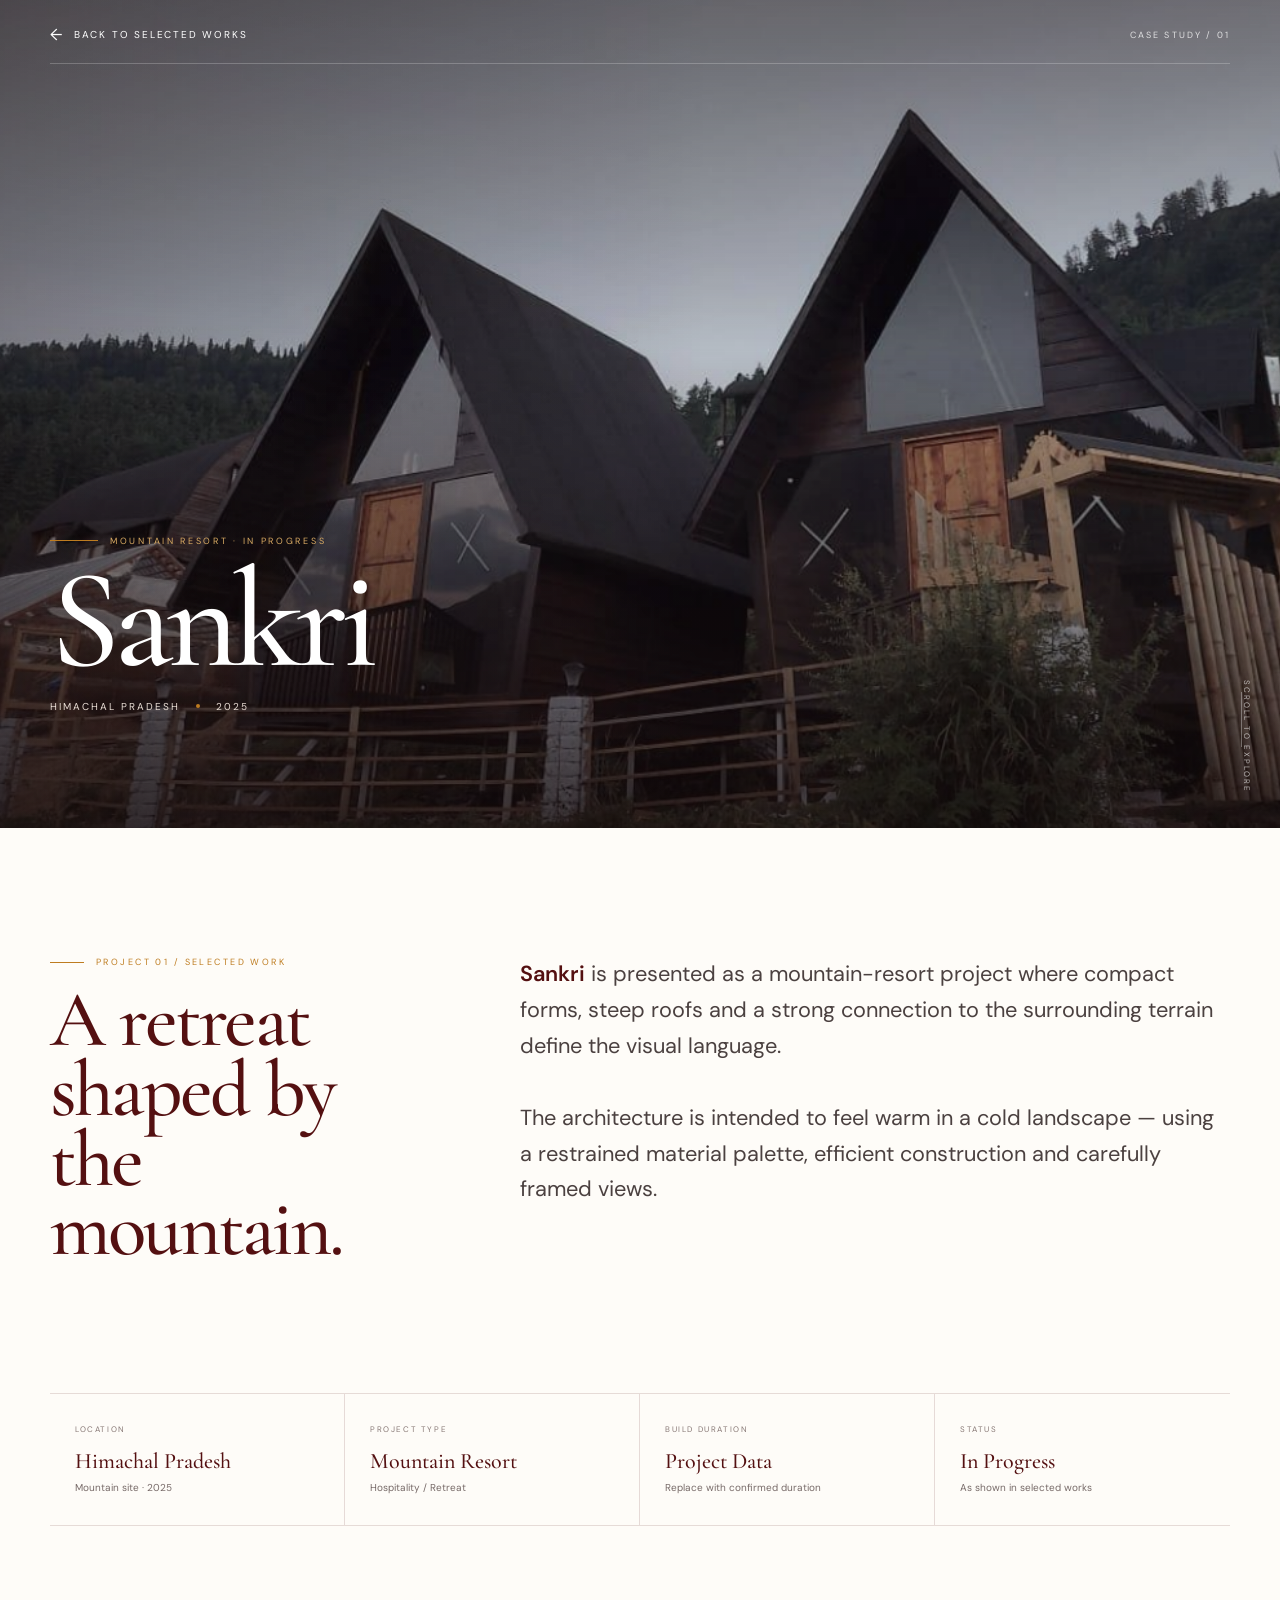
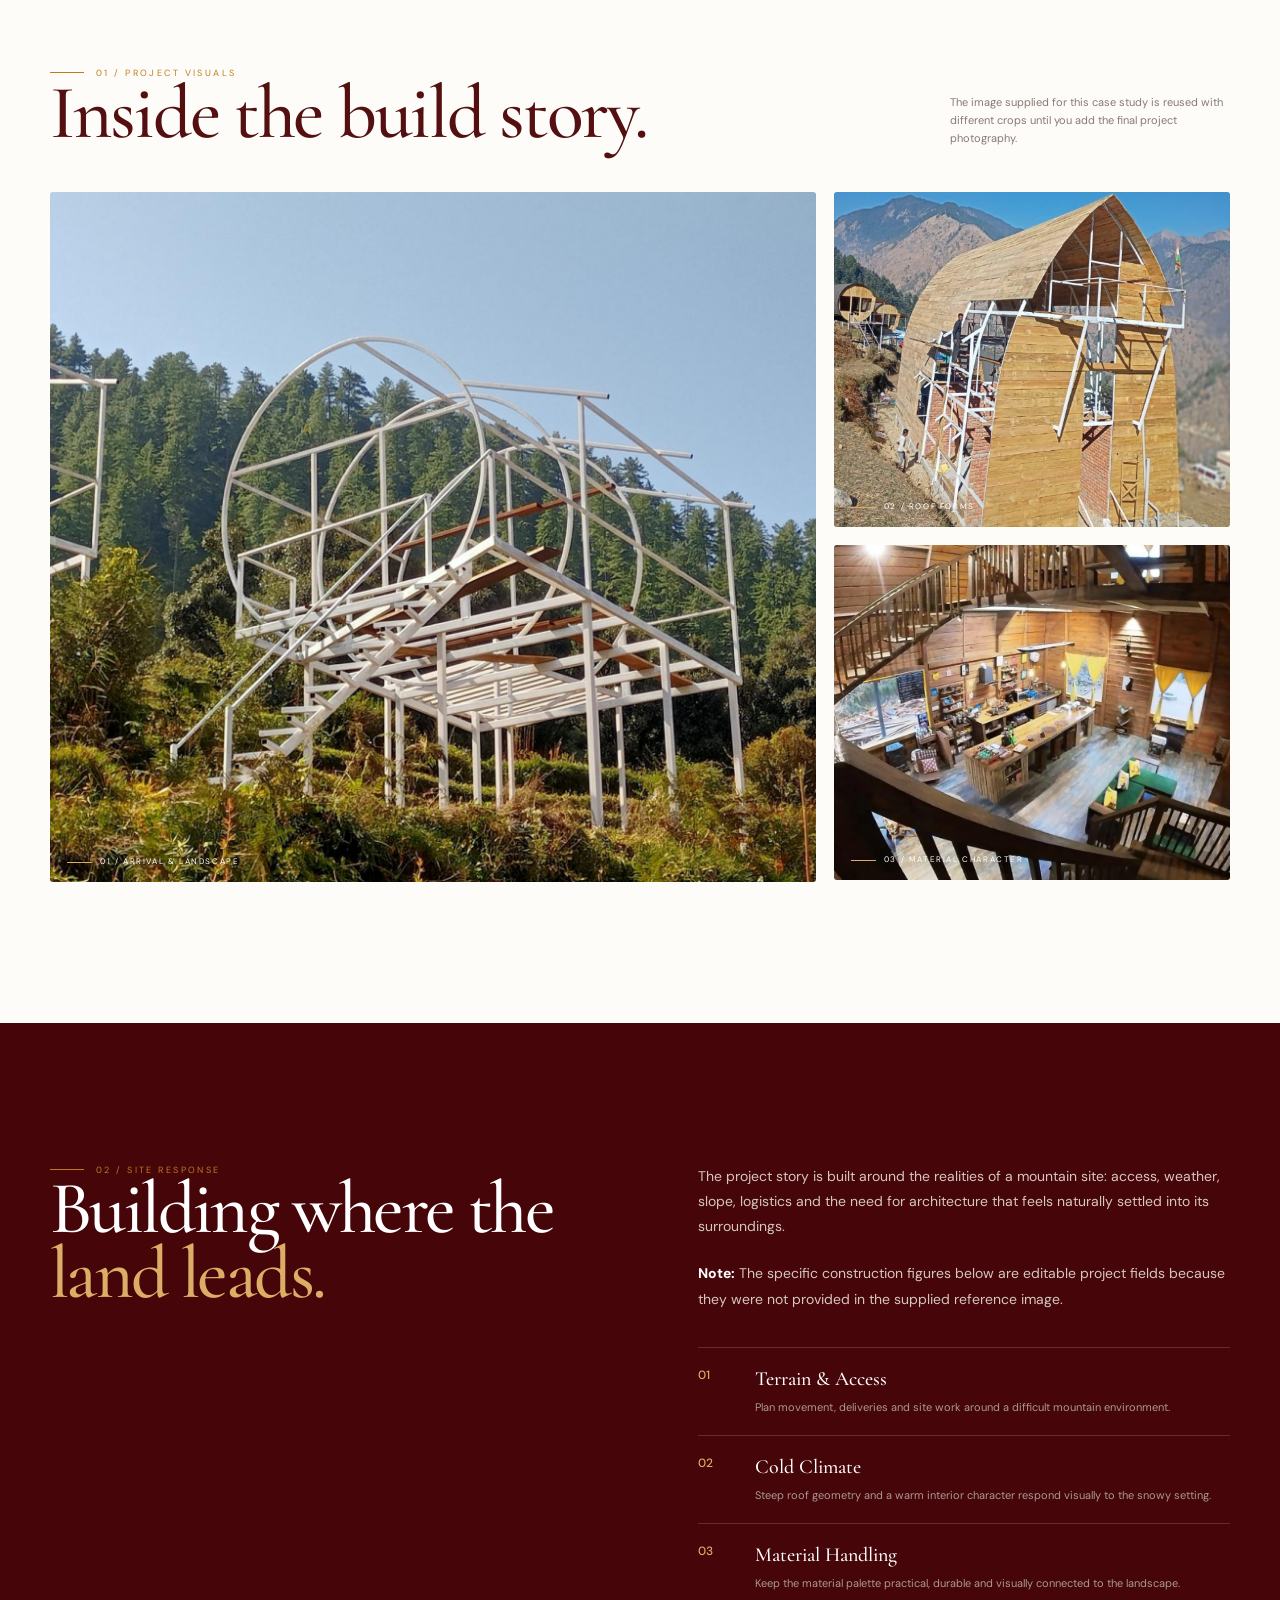
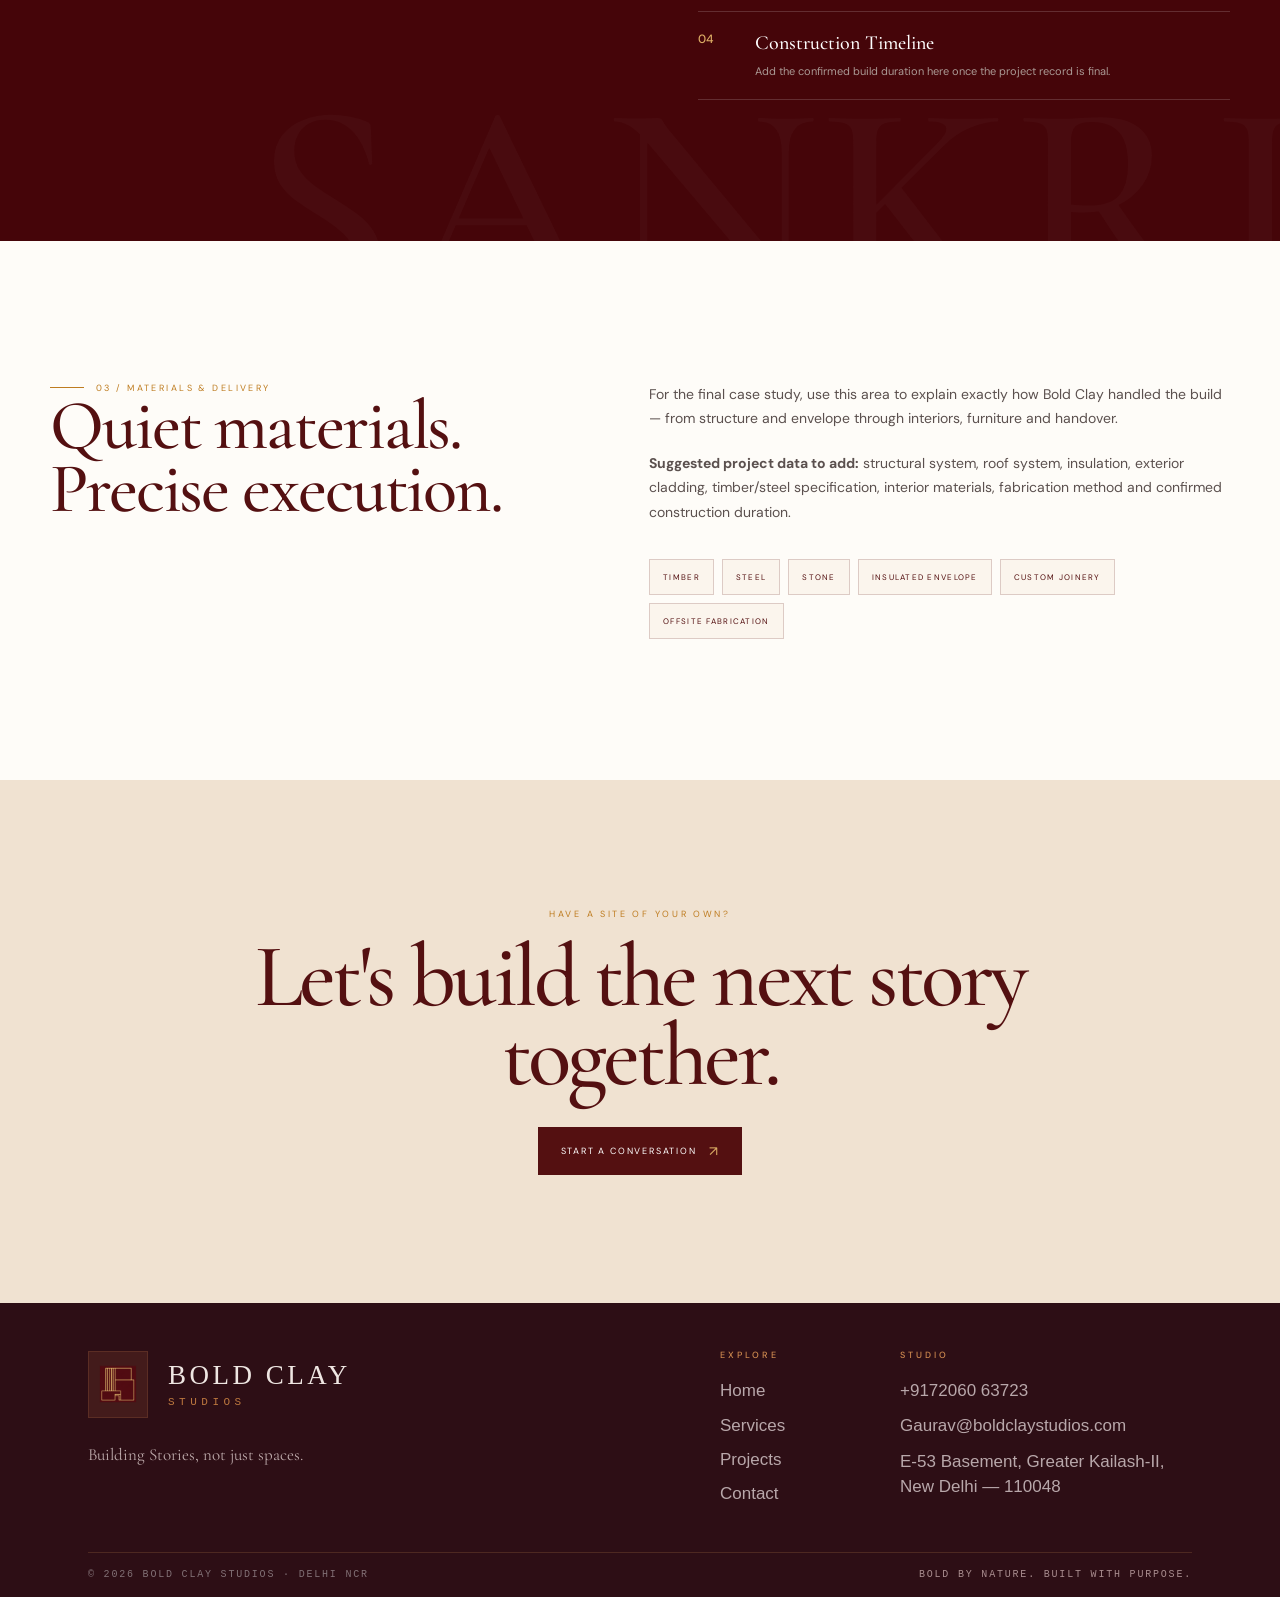
<file: sankri-case-study.html>
<!DOCTYPE html>
<html lang="en">
<head>
<meta charset="UTF-8">
<meta name="viewport" content="width=device-width, initial-scale=1.0">
<meta name="description" content="Sankri — Bold Clay Studios selected project case study.">
<title>Sankri — Bold Clay Studios</title>

<link rel="preconnect" href="https://fonts.googleapis.com">
<link rel="preconnect" href="https://fonts.gstatic.com" crossorigin>
<link href="https://fonts.googleapis.com/css2?family=Cormorant+Garamond:wght@400;500;600&family=DM+Sans:wght@400;500;600&display=swap" rel="stylesheet">

<style>
:root{
  --burgundy:#541011;
  --burgundy-dark:#450509;
  --burgundy-light:#721A1B;
  --burgundy-warm:#842525;
  --gold:#BE7C20;
  --gold-soft:#DCAD65;
  --ivory:#FEFCF8;
  --cream:#F0E2D1;
  --ink:#241b1b;
  --muted:#877875;
  --line:rgba(84,16,17,.14);
  --ease:cubic-bezier(.22,1,.36,1);
}

*{box-sizing:border-box;margin:0;padding:0}
html{scroll-behavior:smooth}
body{
  background:var(--ivory);
  color:var(--ink);
  font-family:"DM Sans",Arial,sans-serif;
  overflow-x:hidden;
}
a{color:inherit;text-decoration:none}
img{display:block;max-width:100%}
button{font:inherit}

/* ---------- loader ---------- */
.sk-loader{
  position:fixed;inset:0;z-index:9999;
  background:var(--burgundy-dark);
  display:grid;place-items:center;
  transition:opacity .7s var(--ease),visibility .7s;
}
.sk-loader.hide{opacity:0;visibility:hidden;pointer-events:none}
.sk-loader-inner{text-align:center;color:#fff}
.sk-loader-mark{
  width:42px;height:42px;border:1px solid rgba(220,173,101,.4);
  transform:rotate(45deg);margin:0 auto 25px;position:relative;
}
.sk-loader-mark:after{
  content:"";position:absolute;inset:9px;background:var(--gold);
  animation:loaderPulse 1.2s ease-in-out infinite;
}
.sk-loader-text{
  font:500 9px/1 "DM Sans",sans-serif;
  letter-spacing:.38em;text-transform:uppercase;color:#e7d7c6;
}
@keyframes loaderPulse{50%{transform:scale(.55);opacity:.45}}

/* ---------- page shell ---------- */
.sk-page{position:relative}
.sk-container{width:min(1180px,calc(100% - 48px));margin:auto}

/* ---------- top navigation ---------- */
.sk-case-nav{
  position:absolute;top:0;left:0;width:100%;z-index:20;
  padding:24px 0;
  color:#fff;
  mix-blend-mode:normal;
}
.sk-case-nav-inner{
  width:min(1180px,calc(100% - 48px));margin:auto;
  display:flex;align-items:center;justify-content:space-between;
  border-bottom:1px solid rgba(255,255,255,.22);
  padding-bottom:18px;
}
.sk-back{
  display:inline-flex;align-items:center;gap:10px;
  font-size:10px;letter-spacing:.18em;text-transform:uppercase;
  transition:color .3s ease,transform .3s ease;
}
.sk-back:hover{color:var(--gold-soft);transform:translateX(-4px)}
.sk-back span{font-size:16px}
.sk-nav-meta{
  font-size:9px;letter-spacing:.24em;text-transform:uppercase;
  opacity:.78;
}

/* ---------- hero ---------- */
.sk-hero{
  min-height:92vh;position:relative;display:flex;align-items:flex-end;
  overflow:hidden;background:#2a2020;
}
.sk-hero-image{
  position:absolute;inset:0;width:100%;height:100%;object-fit:cover;
  object-position:center 48%;
  transform:scale(1.08);
  filter:saturate(.78) contrast(.96);
  animation:heroImageIn 1.7s var(--ease) forwards;
}
.sk-hero:after{
  content:"";position:absolute;inset:0;
  background:
    linear-gradient(180deg,rgba(30,18,18,.42) 0%,rgba(30,18,18,.05) 42%,rgba(18,8,9,.72) 100%),
    linear-gradient(90deg,rgba(18,8,9,.34),transparent 55%);
}
@keyframes heroImageIn{to{transform:scale(1)}}
.sk-hero-content{
  position:relative;z-index:2;color:#fff;
  width:min(1180px,calc(100% - 48px));margin:0 auto;
  padding:0 0 clamp(70px,9vw,125px);
}
.sk-eyebrow{
  display:flex;align-items:center;gap:12px;
  color:var(--gold-soft);font-size:9px;letter-spacing:.3em;text-transform:uppercase;
  margin-bottom:20px;
  opacity:0;transform:translateY(22px);
  animation:rise .9s .25s var(--ease) forwards;
}
.sk-eyebrow-line{width:48px;height:1px;background:var(--gold)}
.sk-hero h1{
  font:500 clamp(64px,11vw,155px)/.76 "Cormorant Garamond",Georgia,serif;
  letter-spacing:-.045em;
  opacity:0;transform:translateY(35px);
  animation:rise 1.1s .38s var(--ease) forwards;
}
.sk-hero-sub{
  display:flex;gap:16px;align-items:center;margin-top:26px;
  font-size:10px;letter-spacing:.2em;text-transform:uppercase;color:#eadfd6;
  opacity:0;transform:translateY(18px);
  animation:rise .9s .62s var(--ease) forwards;
}
.sk-dot{width:4px;height:4px;border-radius:50%;background:var(--gold)}
@keyframes rise{to{opacity:1;transform:none}}

.sk-scroll{
  position:absolute;right:28px;bottom:35px;z-index:3;
  writing-mode:vertical-rl;
  font-size:8px;letter-spacing:.25em;text-transform:uppercase;color:#fff;
  opacity:.65;
}
.sk-scroll:after{
  content:"";display:block;width:1px;height:55px;background:rgba(255,255,255,.5);
  margin:12px auto 0;animation:scrollLine 1.8s ease-in-out infinite;
}
@keyframes scrollLine{0%,100%{transform:scaleY(.3);transform-origin:top}50%{transform:scaleY(1);transform-origin:top}}

/* ---------- intro ---------- */
.sk-intro{padding:clamp(85px,10vw,145px) 0}
.sk-intro-grid{
  display:grid;grid-template-columns:.8fr 1.6fr;gap:clamp(50px,9vw,150px);
  align-items:start;
}
.sk-kicker{
  color:var(--gold);font-size:9px;letter-spacing:.27em;text-transform:uppercase;
  display:flex;align-items:center;gap:12px;
}
.sk-kicker:before{content:"";width:34px;height:1px;background:var(--gold)}
.sk-intro h2{
  margin-top:18px;
  font:500 clamp(45px,6.2vw,82px)/.88 "Cormorant Garamond",Georgia,serif;
  letter-spacing:-.035em;color:var(--burgundy);
}
.sk-intro-copy{
  font-size:clamp(17px,1.7vw,22px);line-height:1.65;color:#4b4140;
  max-width:720px;
}
.sk-intro-copy strong{color:var(--burgundy);font-weight:600}

/* ---------- facts ---------- */
.sk-facts{
  border-top:1px solid var(--line);border-bottom:1px solid var(--line);
  display:grid;grid-template-columns:repeat(4,1fr);
}
.sk-fact{
  padding:30px 25px;min-height:125px;
  border-right:1px solid var(--line);
}
.sk-fact:last-child{border-right:0}
.sk-fact-label{
  font-size:8px;letter-spacing:.2em;text-transform:uppercase;color:var(--muted);
  margin-bottom:15px;
}
.sk-fact-value{
  font:500 22px/1.1 "Cormorant Garamond",Georgia,serif;color:var(--burgundy);
}
.sk-fact-note{font-size:10px;color:#766967;margin-top:7px;line-height:1.45}

/* ---------- image story ---------- */
.sk-story{padding:clamp(90px,11vw,165px) 0}
.sk-story-head{
  display:flex;justify-content:space-between;align-items:flex-end;
  gap:30px;margin-bottom:45px;
}
.sk-story-title{
  font:500 clamp(44px,6vw,76px)/.9 "Cormorant Garamond",Georgia,serif;
  color:var(--burgundy);letter-spacing:-.03em;
}
.sk-story-note{
  max-width:280px;color:var(--muted);font-size:11px;line-height:1.6;
}
.sk-gallery{
  display:grid;grid-template-columns:1.45fr .75fr;gap:18px;align-items:start;
}
.sk-photo{
  position:relative;overflow:hidden;background:var(--cream);
  border-radius:3px;
}
.sk-photo img{
  width:100%;height:100%;object-fit:cover;
  transition:transform 1.2s var(--ease),filter .7s ease;
}
.sk-photo:hover img{transform:scale(1.045);filter:saturate(1.02)}
.sk-photo-main{height:690px}
.sk-photo-main img{object-position:center 50%}
.sk-side{display:grid;gap:18px}
.sk-photo-small{height:335px}
.sk-photo-small:first-child img{object-position:74% 58%}
.sk-photo-small:last-child img{object-position:30% 70%}
.sk-photo-caption{
  position:absolute;left:17px;bottom:16px;z-index:2;
  color:#fff;font-size:8px;letter-spacing:.2em;text-transform:uppercase;
  text-shadow:0 1px 12px rgba(0,0,0,.5);
}
.sk-photo-caption:before{
  content:"";display:inline-block;width:25px;height:1px;background:var(--gold-soft);
  vertical-align:middle;margin-right:8px;
}

/* ---------- split section ---------- */
.sk-challenge{
  background:var(--burgundy-dark);color:#fff;
  padding:clamp(90px,11vw,155px) 0;
  position:relative;overflow:hidden;
}
.sk-challenge:before{
  content:"SANKRI";position:absolute;right:-30px;bottom:-70px;
  font:500 23vw/.7 "Cormorant Garamond",serif;color:rgba(255,255,255,.025);
  pointer-events:none;
}
.sk-challenge-grid{
  display:grid;grid-template-columns:1fr 1fr;gap:clamp(55px,9vw,150px);
}
.sk-challenge h2{
  font:500 clamp(45px,5.8vw,78px)/.88 "Cormorant Garamond",serif;
  letter-spacing:-.035em;
}
.sk-challenge h2 span{color:var(--gold-soft)}
.sk-challenge-copy{color:#d5c7c0;line-height:1.8;font-size:14px;max-width:560px}
.sk-challenge-copy p+p{margin-top:22px}
.sk-list{margin-top:35px;border-top:1px solid rgba(255,255,255,.16)}
.sk-list-row{
  display:grid;grid-template-columns:42px 1fr;gap:15px;
  padding:19px 0;border-bottom:1px solid rgba(255,255,255,.16);
}
.sk-list-num{color:var(--gold-soft);font:500 12px "DM Sans",sans-serif}
.sk-list-text strong{display:block;font:500 20px "Cormorant Garamond",serif;margin-bottom:4px}
.sk-list-text span{color:#aa9994;font-size:11px;line-height:1.55}

/* ---------- material / build ---------- */
.sk-build{padding:clamp(90px,11vw,160px) 0}
.sk-build-grid{display:grid;grid-template-columns:1fr 1.2fr;gap:clamp(55px,9vw,135px)}
.sk-build-title{
  font:500 clamp(45px,5.5vw,76px)/.9 "Cormorant Garamond",serif;
  color:var(--burgundy);letter-spacing:-.03em;
}
.sk-build-copy{color:#5b504e;line-height:1.75;font-size:14px}
.sk-build-copy p+p{margin-top:20px}
.sk-materials{margin-top:35px;display:flex;flex-wrap:wrap;gap:8px}
.sk-materials span{
  border:1px solid rgba(84,16,17,.18);padding:10px 13px;
  font-size:8px;letter-spacing:.16em;color:var(--burgundy);
  text-transform:uppercase;background:rgba(240,226,209,.28);
}

/* ---------- closing ---------- */
.sk-close{
  background:var(--cream);padding:clamp(90px,10vw,135px) 0;
  text-align:center;
}
.sk-close-kicker{font-size:9px;letter-spacing:.3em;text-transform:uppercase;color:var(--gold)}
.sk-close h2{
  max-width:850px;margin:18px auto 32px;
  font:500 clamp(48px,7vw,92px)/.88 "Cormorant Garamond",serif;
  color:var(--burgundy);letter-spacing:-.04em;
}
.sk-close a{
  display:inline-flex;align-items:center;gap:12px;
  background:var(--burgundy);color:#fff;padding:15px 23px;
  font-size:9px;letter-spacing:.2em;text-transform:uppercase;
  transition:transform .35s var(--ease),background .35s ease;
}
.sk-close a:hover{transform:translateY(-4px);background:var(--burgundy-light)}
.sk-close a span{color:var(--gold-soft);font-size:14px}

/* ---------- reveal ---------- */
.sk-reveal{
  opacity:0;transform:translateY(35px);
  transition:opacity .9s var(--ease),transform .9s var(--ease);
}
.sk-reveal.is-visible{opacity:1;transform:none}

/* ---------- footer: same Bold Clay structure/theme ---------- */
.bc-footer{
  position:relative;width:100%;
  background:#2d0e15;color:#b9a6a9;overflow:hidden;
}
.bc-footer-inner{
  width:calc(100% - 176px);margin:0 auto;
  display:grid;grid-template-columns:1fr 1fr;align-items:start;
  min-height:205px;padding:48px 0 35px;
}
.bc-footer-brand{display:flex;flex-direction:column;align-items:flex-start}
.bc-brand-row{display:flex;align-items:center;gap:20px}
.bc-logo{
  width:60px;height:67px;flex-shrink:0;
  display:flex;align-items:center;justify-content:center;
  background:rgba(177,92,62,.17);border:1px solid rgba(186,116,70,.2);
}
.bc-logo img{width:100%;height:100%;object-fit:contain}
.bc-brand-text{display:flex;flex-direction:column;justify-content:center}
.bc-brand-title{
  color:#eee6e2;font:400 27px/1 Georgia,"Times New Roman",serif;
  letter-spacing:3.5px;white-space:nowrap;
}
.bc-brand-studios{
  margin-top:8px;color:#bd783f;
  font:400 11px/1 "Courier New",monospace;letter-spacing:4.5px;
}
.bc-footer-description{
  margin-top:25px;color:#bca9aa;
  font:400 17px/1.4 "Cormorant Garamond",Georgia,serif;
}
.bc-footer-info{display:grid;grid-template-columns:180px 1fr;padding-left:80px}
.bc-footer-heading{
  color:#d08b50;font:500 9px/1 "DM Sans",sans-serif;
  letter-spacing:3px;margin-bottom:20px;
}
.bc-footer-column a{
  display:block;margin-bottom:13px;color:#b8a7aa;
  font:400 17px/1.25 Arial,Helvetica,sans-serif;
  transition:color .25s ease,transform .25s ease;
}
.bc-footer-column a:hover{color:#d08b50;transform:translateX(3px)}
.bc-address{
  max-width:470px;color:#b8a7aa;
  font:400 17px/1.5 Arial,Helvetica,sans-serif;
}
.bc-footer-divider{
  width:calc(100% - 176px);height:1px;margin:0 auto;
  background:rgba(157,108,65,.28);
}
.bc-footer-bottom{
  width:calc(100% - 176px);min-height:44px;margin:0 auto;
  display:flex;align-items:center;justify-content:space-between;
}
.bc-copyright,.bc-tagline{
  color:#817075;font:400 10px/1 "Courier New",monospace;
  letter-spacing:1.8px;white-space:nowrap;
}
.bc-tagline{color:#a98d8f}

/* ---------- responsive ---------- */
@media(max-width:900px){
  .sk-container,.sk-case-nav-inner,.sk-hero-content{width:calc(100% - 40px)}
  .sk-intro-grid,.sk-challenge-grid,.sk-build-grid{grid-template-columns:1fr;gap:45px}
  .sk-facts{grid-template-columns:repeat(2,1fr)}
  .sk-fact:nth-child(2){border-right:0}
  .sk-fact:nth-child(-n+2){border-bottom:1px solid var(--line)}
  .sk-gallery{grid-template-columns:1fr}
  .sk-photo-main{height:min(72vw,650px)}
  .sk-side{grid-template-columns:1fr 1fr}
  .sk-photo-small{height:42vw}
  .bc-footer-inner{width:calc(100% - 80px);grid-template-columns:1fr;padding-top:45px;padding-bottom:40px}
  .bc-footer-info{padding-left:0;margin-top:45px;grid-template-columns:160px 1fr}
  .bc-footer-divider,.bc-footer-bottom{width:calc(100% - 80px)}
}
@media(max-width:600px){
  .sk-container,.sk-case-nav-inner,.sk-hero-content{width:calc(100% - 32px)}
  .sk-case-nav{padding:18px 0}
  .sk-case-nav-inner{padding-bottom:13px}
  .sk-nav-meta{font-size:7px}
  .sk-back{font-size:8px}
  .sk-hero{min-height:82vh}
  .sk-hero h1{font-size:clamp(65px,22vw,110px)}
  .sk-hero-sub{font-size:8px;gap:10px;flex-wrap:wrap}
  .sk-scroll{display:none}
  .sk-intro{padding:75px 0}
  .sk-intro-grid{gap:35px}
  .sk-intro-copy{font-size:16px}
  .sk-facts{grid-template-columns:1fr 1fr}
  .sk-fact{padding:24px 15px;min-height:112px}
  .sk-fact-value{font-size:19px}
  .sk-fact-note{font-size:9px}
  .sk-story{padding:80px 0}
  .sk-story-head{display:block;margin-bottom:30px}
  .sk-story-note{margin-top:18px}
  .sk-photo-main{height:115vw}
  .sk-side{gap:10px}
  .sk-photo-small{height:54vw}
  .sk-challenge,.sk-build{padding:80px 0}
  .sk-list-text strong{font-size:18px}
  .sk-build-copy{font-size:13px}
  .sk-close{padding:80px 16px}
  .sk-close h2{font-size:50px}
  .bc-footer-inner{width:calc(100% - 40px);padding-top:38px}
  .bc-brand-row{gap:13px}
  .bc-logo{width:52px;height:58px}
  .bc-brand-title{font-size:21px;letter-spacing:2.5px}
  .bc-brand-studios{font-size:9px;letter-spacing:3.5px}
  .bc-footer-description{margin-top:20px;font-size:16px}
  .bc-footer-info{grid-template-columns:1fr 1.45fr;gap:20px;margin-top:35px}
  .bc-footer-heading{margin-bottom:18px;font-size:9px}
  .bc-footer-column a,.bc-address{font-size:14px}
  .bc-footer-divider,.bc-footer-bottom{width:calc(100% - 40px)}
  .bc-footer-bottom{min-height:auto;padding:15px 0 18px;display:flex;flex-direction:column;align-items:flex-start;gap:9px}
  .bc-copyright,.bc-tagline{font-size:8px;letter-spacing:1.2px;white-space:normal}
}
@media(max-width:380px){
  .bc-footer-inner,.bc-footer-divider,.bc-footer-bottom{width:calc(100% - 30px)}
  .bc-brand-title{font-size:18px;letter-spacing:2px}
  .bc-footer-info{grid-template-columns:1fr 1.3fr}
  .bc-footer-column a,.bc-address{font-size:13px}
}

/* accessibility */
@media(prefers-reduced-motion:reduce){
  *,*:before,*:after{animation:none!important;transition:none!important}
  html{scroll-behavior:auto}
}
</style>
</head>

<body>
<!-- <div class="sk-loader" id="skLoader">
  <div class="sk-loader-inner">
    <div class="sk-loader-mark"></div>
    <div class="sk-loader-text">Bold Clay Studios</div>
  </div>
</div> -->

<main class="sk-page">

<header class="sk-case-nav">
  <div class="sk-case-nav-inner">
    <a href="index.html" class="sk-back"><span>←</span> Back to selected works</a>
    <div class="sk-nav-meta">Case study / 01</div>
  </div>
</header>

<section class="sk-hero">
  <!-- Replace sankri-main.jpg with your highest-resolution Sankri project image -->
  <img class="sk-hero-image" src="./sankri/hero.png" alt="Sankri mountain resort project">
  <div class="sk-hero-content">
    <div class="sk-eyebrow"><span class="sk-eyebrow-line"></span> Mountain Resort · In Progress</div>
    <h1>Sankri</h1>
    <div class="sk-hero-sub">
      <span>Himachal Pradesh</span><span class="sk-dot"></span><span>2025</span>
    </div>
  </div>
  <div class="sk-scroll">Scroll to explore</div>
</section>

<section class="sk-intro">
  <div class="sk-container">
    <div class="sk-intro-grid sk-reveal">
      <div>
        <div class="sk-kicker">Project 01 / Selected Work</div>
        <h2>A retreat shaped by the mountain.</h2>
      </div>
      <div class="sk-intro-copy">
        <strong>Sankri</strong> is presented as a mountain-resort project where compact forms, steep roofs and a strong connection to the surrounding terrain define the visual language.
        <br><br>
        The architecture is intended to feel warm in a cold landscape — using a restrained material palette, efficient construction and carefully framed views.
      </div>
    </div>
  </div>
</section>

<section class="sk-container">
  <div class="sk-facts sk-reveal">
    <div class="sk-fact">
      <div class="sk-fact-label">Location</div>
      <div class="sk-fact-value">Himachal Pradesh</div>
      <div class="sk-fact-note">Mountain site · 2025</div>
    </div>
    <div class="sk-fact">
      <div class="sk-fact-label">Project Type</div>
      <div class="sk-fact-value">Mountain Resort</div>
      <div class="sk-fact-note">Hospitality / Retreat</div>
    </div>
    <div class="sk-fact">
      <div class="sk-fact-label">Build Duration</div>
      <div class="sk-fact-value">Project Data</div>
      <div class="sk-fact-note">Replace with confirmed duration</div>
    </div>
    <div class="sk-fact">
      <div class="sk-fact-label">Status</div>
      <div class="sk-fact-value">In Progress</div>
      <div class="sk-fact-note">As shown in selected works</div>
    </div>
  </div>
</section>

<section class="sk-story">
  <div class="sk-container">
    <div class="sk-story-head sk-reveal">
      <div>
        <div class="sk-kicker">01 / Project Visuals</div>
        <h2 class="sk-story-title">Inside the build story.</h2>
      </div>
      <p class="sk-story-note">The image supplied for this case study is reused with different crops until you add the final project photography.</p>
    </div>

    <div class="sk-gallery sk-reveal">
      <figure class="sk-photo sk-photo-main">
        <img src="./sankri/sa1.png" alt="Sankri project main view">
        <figcaption class="sk-photo-caption">01 / Arrival & landscape</figcaption>
      </figure>

      <div class="sk-side">
        <figure class="sk-photo sk-photo-small">
          <img src="./sankri/sa2.png" alt="Sankri project detail crop">
          <figcaption class="sk-photo-caption">02 / Roof forms</figcaption>
        </figure>
        <figure class="sk-photo sk-photo-small">
          <img src="./sankri/sa3.png" alt="Sankri project material detail crop">
          <figcaption class="sk-photo-caption">03 / Material character</figcaption>
        </figure>
      </div>
    </div>
  </div>
</section>

<section class="sk-challenge">
  <div class="sk-container">
    <div class="sk-challenge-grid">
      <div class="sk-reveal">
        <div class="sk-kicker">02 / Site Response</div>
        <h2>Building where the <span>land leads.</span></h2>
      </div>

      <div class="sk-reveal">
        <div class="sk-challenge-copy">
          <p>The project story is built around the realities of a mountain site: access, weather, slope, logistics and the need for architecture that feels naturally settled into its surroundings.</p>
          <p><strong style="color:#fff">Note:</strong> The specific construction figures below are editable project fields because they were not provided in the supplied reference image.</p>
        </div>

        <div class="sk-list">
          <div class="sk-list-row">
            <div class="sk-list-num">01</div>
            <div class="sk-list-text"><strong>Terrain & Access</strong><span>Plan movement, deliveries and site work around a difficult mountain environment.</span></div>
          </div>
          <div class="sk-list-row">
            <div class="sk-list-num">02</div>
            <div class="sk-list-text"><strong>Cold Climate</strong><span>Steep roof geometry and a warm interior character respond visually to the snowy setting.</span></div>
          </div>
          <div class="sk-list-row">
            <div class="sk-list-num">03</div>
            <div class="sk-list-text"><strong>Material Handling</strong><span>Keep the material palette practical, durable and visually connected to the landscape.</span></div>
          </div>
          <div class="sk-list-row">
            <div class="sk-list-num">04</div>
            <div class="sk-list-text"><strong>Construction Timeline</strong><span>Add the confirmed build duration here once the project record is final.</span></div>
          </div>
        </div>
      </div>
    </div>
  </div>
</section>

<section class="sk-build">
  <div class="sk-container">
    <div class="sk-build-grid sk-reveal">
      <div>
        <div class="sk-kicker">03 / Materials & Delivery</div>
        <h2 class="sk-build-title">Quiet materials. Precise execution.</h2>
      </div>
      <div class="sk-build-copy">
        <p>For the final case study, use this area to explain exactly how Bold Clay handled the build — from structure and envelope through interiors, furniture and handover.</p>
        <p><strong>Suggested project data to add:</strong> structural system, roof system, insulation, exterior cladding, timber/steel specification, interior materials, fabrication method and confirmed construction duration.</p>
        <div class="sk-materials">
          <span>Timber</span>
          <span>Steel</span>
          <span>Stone</span>
          <span>Insulated Envelope</span>
          <span>Custom Joinery</span>
          <span>Offsite Fabrication</span>
        </div>
      </div>
    </div>
  </div>
</section>

<section class="sk-close">
  <div class="sk-container">
    <div class="sk-close-kicker">Have a site of your own?</div>
    <h2>Let's build the next story together.</h2>
    <a href="index.html#contact">Start a conversation <span>↗</span></a>
  </div>
</section>

<!-- SAME BOLD CLAY STUDIOS FOOTER STRUCTURE -->
<footer class="bc-footer">
  <div class="bc-footer-inner">
    <div class="bc-footer-brand">
      <div class="bc-brand-row">
        <div class="bc-logo"><img src="logo.png" alt="Bold Clay Studios"></div>
        <div class="bc-brand-text">
          <div class="bc-brand-title">BOLD CLAY</div>
          <div class="bc-brand-studios">STUDIOS</div>
        </div>
      </div>
      <div class="bc-footer-description">Building Stories, not just spaces.</div>
    </div>

    <div class="bc-footer-info">
      <div class="bc-footer-column">
        <div class="bc-footer-heading">EXPLORE</div>
        <a href="index.html#home">Home</a>
        <a href="index.html#services">Services</a>
        <a href="index.html#projects">Projects</a>
        <a href="index.html#contact">Contact</a>
      </div>

      <div class="bc-footer-column">
        <div class="bc-footer-heading">STUDIO</div>
        <a href="tel:+917206063723">+9172060 63723</a>
        <a href="mailto:Gaurav@boldclaystudios.com">Gaurav@boldclaystudios.com</a>
        <div class="bc-address">E-53 Basement, Greater Kailash-II, New Delhi — 110048</div>
      </div>
    </div>
  </div>

  <div class="bc-footer-divider"></div>

  <div class="bc-footer-bottom">
    <div class="bc-copyright">© 2026 BOLD CLAY STUDIOS · DELHI NCR</div>
    <div class="bc-tagline">BOLD BY NATURE. BUILT WITH PURPOSE.</div>
  </div>
</footer>

</main>

<script>
document.addEventListener("DOMContentLoaded", () => {
  const loader = document.getElementById("skLoader");
  window.setTimeout(() => loader.classList.add("hide"), 900);

  const items = document.querySelectorAll(".sk-reveal");
  const observer = new IntersectionObserver((entries) => {
    entries.forEach(entry => {
      if(entry.isIntersecting){
        entry.target.classList.add("is-visible");
        observer.unobserve(entry.target);
      }
    });
  }, {threshold:.12, rootMargin:"0px 0px -60px 0px"});

  items.forEach(item => observer.observe(item));

  /* subtle hero parallax — disabled on touch devices */
  if (window.matchMedia("(hover:hover) and (pointer:fine)").matches) {
    const heroImg = document.querySelector(".sk-hero-image");
    window.addEventListener("scroll", () => {
      const y = Math.min(window.scrollY, window.innerHeight);
      heroImg.style.transform = `scale(1.04) translateY(${y * 0.035}px)`;
    }, {passive:true});
  }
});
</script>
</body>
</html>
</file>
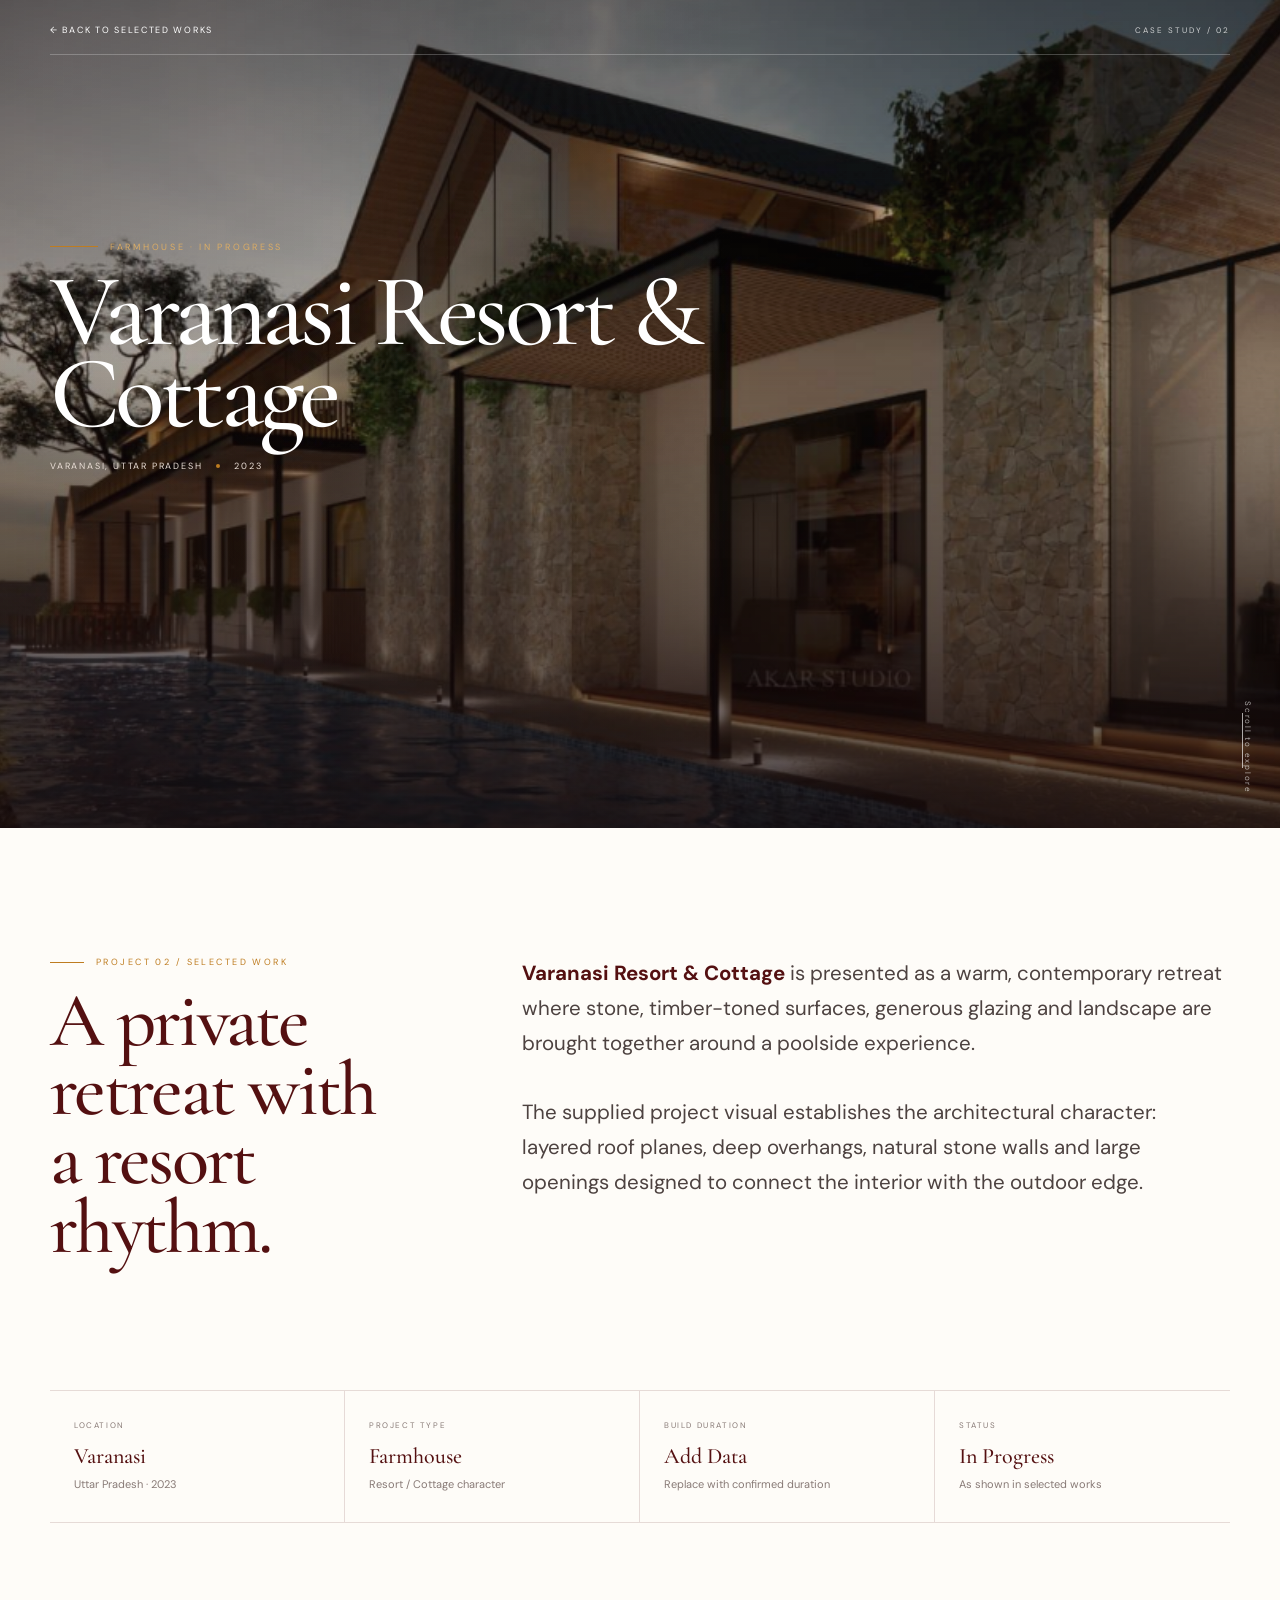
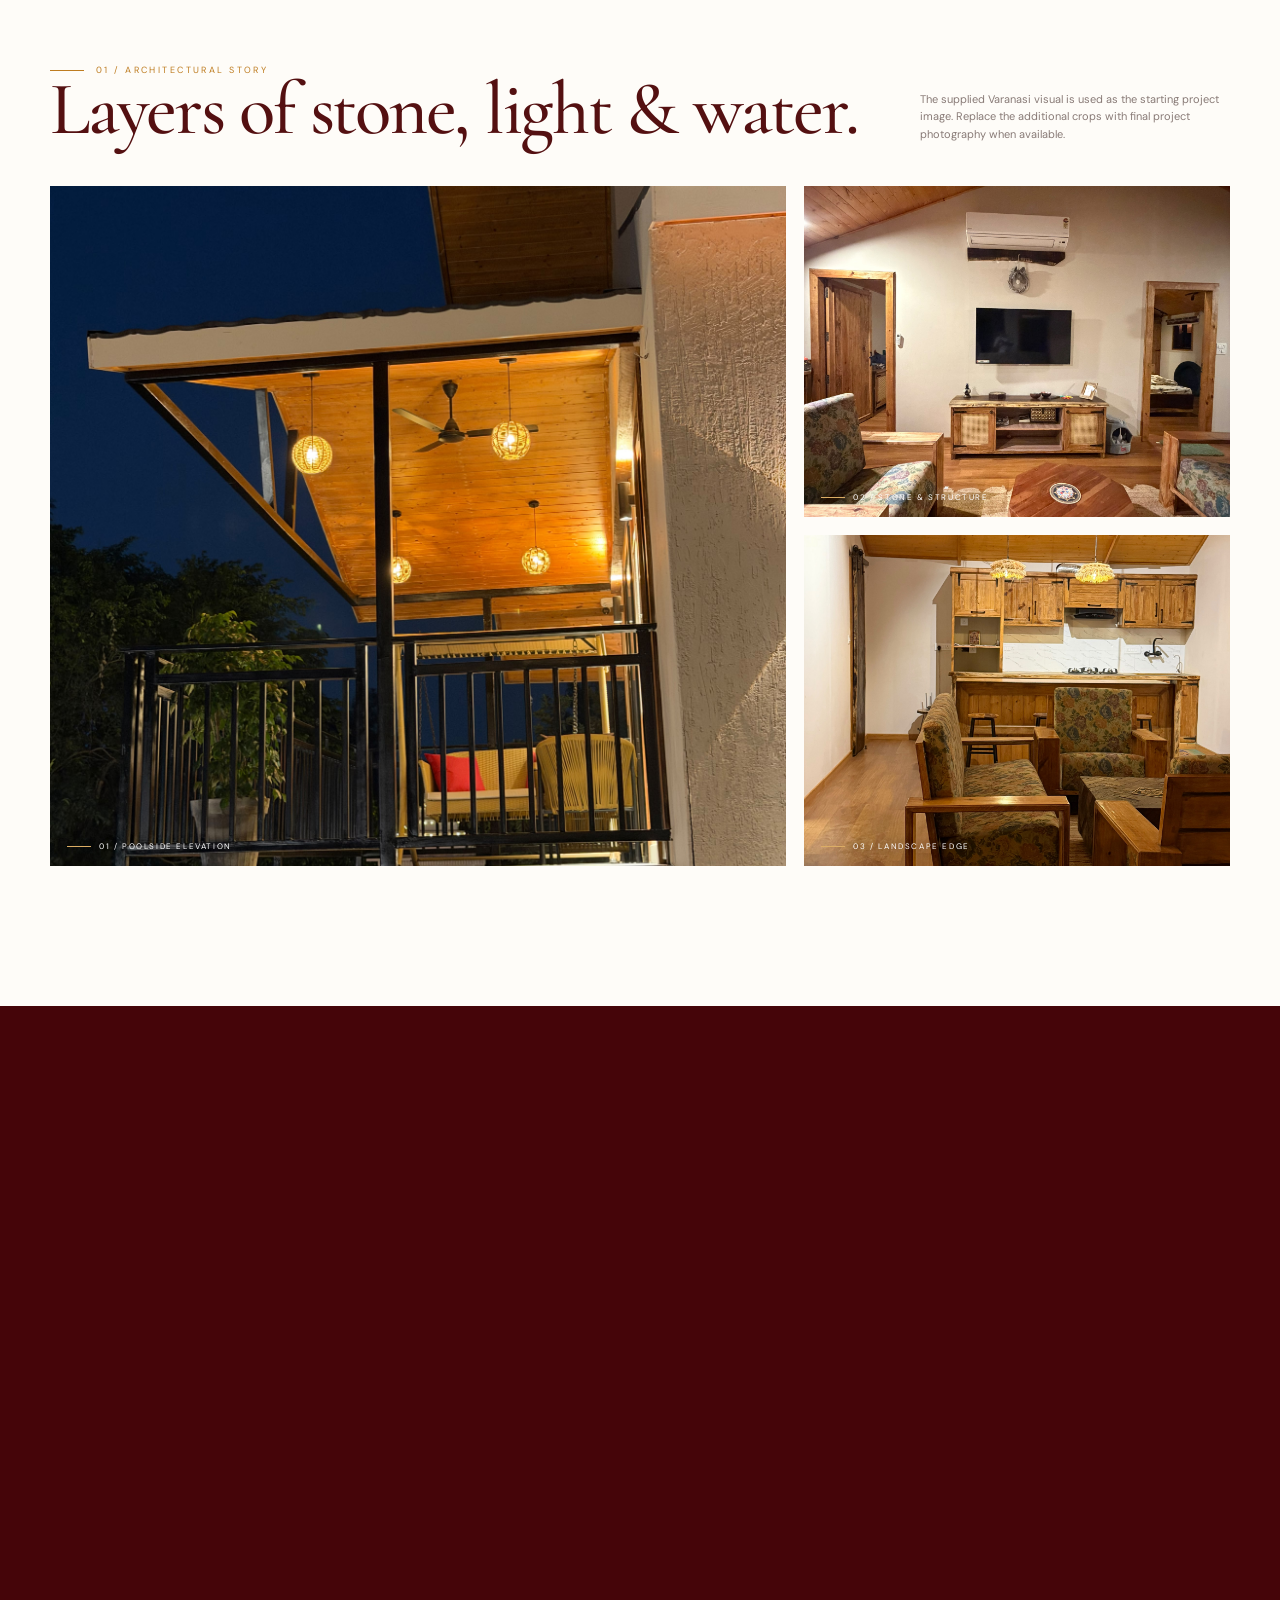
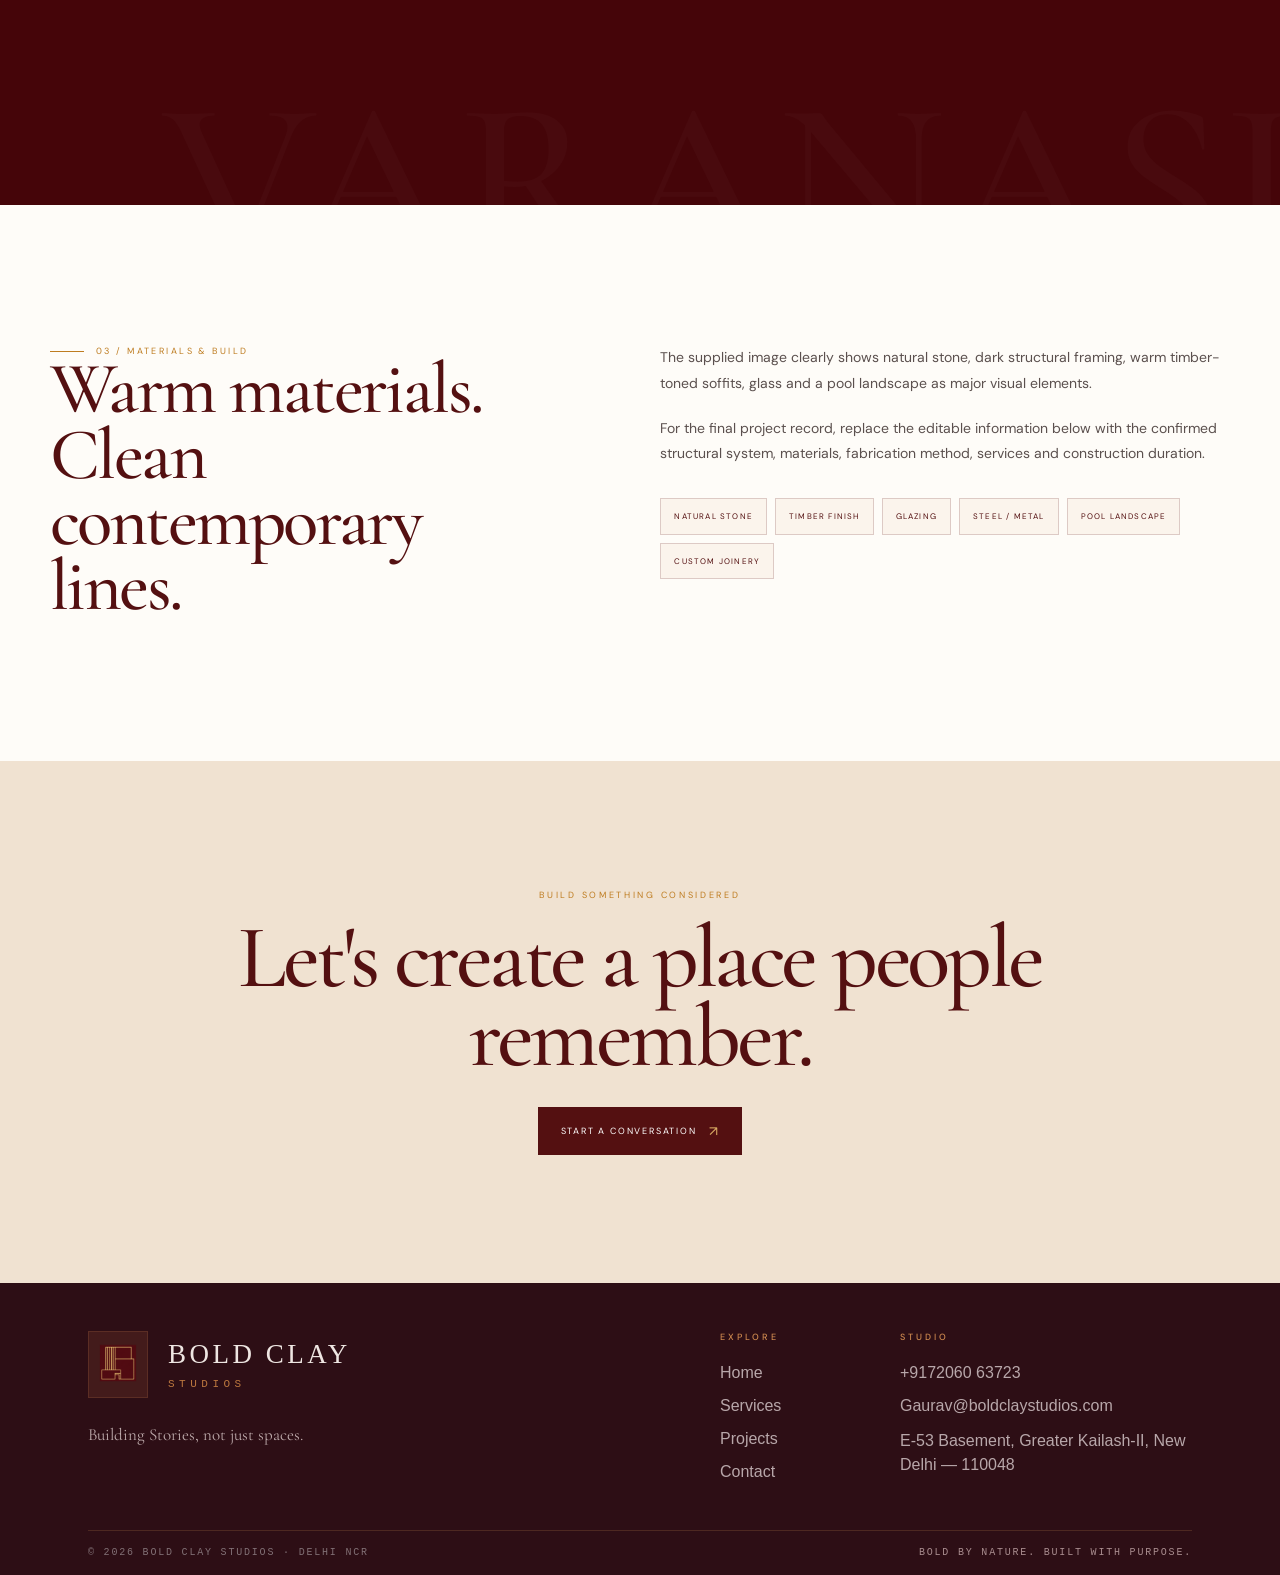
<file: varanasi-case-study.html>
<!DOCTYPE html>
<html lang="en">
<head>
<meta charset="UTF-8">
<meta name="viewport" content="width=device-width,initial-scale=1.0">
<meta name="description" content="Varanasi Resort & Cottage — Bold Clay Studios case study">
<title>Varanasi Resort & Cottage — Bold Clay Studios</title>
<link rel="preconnect" href="https://fonts.googleapis.com">
<link rel="preconnect" href="https://fonts.gstatic.com" crossorigin>
<link href="https://fonts.googleapis.com/css2?family=Cormorant+Garamond:wght@400;500;600&family=DM+Sans:wght@400;500;600&display=swap" rel="stylesheet">

<style>
:root{
 --burgundy:#541011;--burgundy-dark:#450509;--burgundy-light:#721A1B;
 --burgundy-warm:#842525;--gold:#BE7C20;--gold-soft:#DCAD65;
 --ivory:#FEFCF8;--cream:#F0E2D1;--ink:#241b1b;--muted:#887a76;
 --line:rgba(84,16,17,.14);--ease:cubic-bezier(.22,1,.36,1)
}
*{box-sizing:border-box;margin:0;padding:0}
html{scroll-behavior:smooth}
body{background:var(--ivory);color:var(--ink);font-family:"DM Sans",Arial,sans-serif;overflow-x:hidden}
img{display:block;width:100%}a{text-decoration:none;color:inherit}

/* LOADER */
.vr-loader{position:fixed;inset:0;z-index:9999;background:var(--burgundy-dark);display:grid;place-items:center;transition:.7s var(--ease)}
.vr-loader.hide{opacity:0;visibility:hidden;pointer-events:none}
.vr-loader-mark{width:42px;height:42px;border:1px solid rgba(220,173,101,.4);transform:rotate(45deg);margin:auto auto 24px;position:relative}
.vr-loader-mark:after{content:"";position:absolute;inset:9px;background:var(--gold);animation:pulse 1.2s infinite}
.vr-loader-text{font:500 9px "DM Sans";letter-spacing:.35em;text-transform:uppercase;color:#eaded4}
@keyframes pulse{50%{transform:scale(.55);opacity:.45}}

/* NAV */
.vr-nav{position:absolute;top:0;left:0;width:100%;z-index:10;padding:24px 0;color:#fff}
.vr-nav-inner{width:min(1180px,calc(100% - 48px));margin:auto;border-bottom:1px solid rgba(255,255,255,.24);padding-bottom:18px;display:flex;justify-content:space-between;align-items:center}
.vr-back{font-size:9px;letter-spacing:.19em;text-transform:uppercase;transition:.3s}
.vr-back:hover{color:var(--gold-soft);transform:translateX(-4px)}
.vr-meta{font-size:8px;letter-spacing:.25em;text-transform:uppercase;opacity:.75}

/* HERO */
.vr-hero{height:92vh;min-height:650px;position:relative;display:flex;align-items:flex-end;overflow:hidden;background:#2b2020}
.vr-hero-img{position:absolute;inset:0;width:100%;height:100%;object-fit:cover;object-position:center;transform:scale(1.07);animation:heroIn 1.6s var(--ease) forwards;filter:saturate(.82) contrast(.98)}
.vr-hero:after{content:"";position:absolute;inset:0;background:linear-gradient(180deg,rgba(20,10,10,.4),rgba(20,10,10,.04) 43%,rgba(20,8,9,.78)),linear-gradient(90deg,rgba(20,8,9,.3),transparent 58%)}
@keyframes heroIn{to{transform:scale(1)}}
.vr-hero-content{position:relative;z-index:2;color:#fff;width:min(1180px,calc(100% - 48px));margin:auto;padding-bottom:clamp(70px,9vw,125px)}
.vr-eyebrow{display:flex;gap:12px;align-items:center;color:var(--gold-soft);font-size:9px;letter-spacing:.3em;text-transform:uppercase;opacity:0;transform:translateY(20px);animation:rise .9s .2s var(--ease) forwards}
.vr-line{width:48px;height:1px;background:var(--gold)}
.vr-hero h1{font:500 clamp(48px,8vw,116px)/.8 "Cormorant Garamond",serif;letter-spacing:-.045em;max-width:950px;margin-top:18px;opacity:0;transform:translateY(30px);animation:rise 1s .35s var(--ease) forwards}
.vr-sub{display:flex;gap:14px;align-items:center;margin-top:25px;font-size:9px;letter-spacing:.2em;text-transform:uppercase;color:#eadfd7;opacity:0;animation:rise .8s .55s var(--ease) forwards}
.vr-dot{width:4px;height:4px;border-radius:50%;background:var(--gold)}
.vr-scroll{position:absolute;right:27px;bottom:34px;z-index:3;color:#fff;font-size:8px;letter-spacing:.22em;writing-mode:vertical-rl;opacity:.65}
.vr-scroll:after{content:"";display:block;width:1px;height:55px;background:#fff;margin:12px auto 0;animation:scrollLine 1.7s infinite}
@keyframes scrollLine{50%{transform:scaleY(1);transform-origin:top}0%,100%{transform:scaleY(.25);transform-origin:top}}
@keyframes rise{to{opacity:1;transform:none}}

/* CONTENT */
.vr-container{width:min(1180px,calc(100% - 48px));margin:auto}
.vr-intro{padding:clamp(85px,10vw,145px) 0}
.vr-grid{display:grid;grid-template-columns:.78fr 1.55fr;gap:clamp(50px,9vw,145px)}
.vr-kicker{display:flex;gap:12px;align-items:center;color:var(--gold);font-size:9px;letter-spacing:.27em;text-transform:uppercase}
.vr-kicker:before{content:"";width:34px;height:1px;background:var(--gold)}
.vr-title{font:500 clamp(44px,6vw,78px)/.9 "Cormorant Garamond";color:var(--burgundy);letter-spacing:-.035em;margin-top:18px}
.vr-copy{font-size:clamp(16px,1.6vw,21px);line-height:1.7;color:#4d4240}
.vr-copy strong{color:var(--burgundy)}

/* FACTS */
.vr-facts{display:grid;grid-template-columns:repeat(4,1fr);border-top:1px solid var(--line);border-bottom:1px solid var(--line)}
.vr-fact{padding:29px 24px;min-height:125px;border-right:1px solid var(--line)}
.vr-fact:last-child{border-right:0}
.vr-label{font-size:8px;letter-spacing:.2em;text-transform:uppercase;color:var(--muted);margin-bottom:14px}
.vr-value{font:500 22px/1.1 "Cormorant Garamond";color:var(--burgundy)}
.vr-note{font-size:9px;line-height:1.45;color:#776967;margin-top:7px}

/* VISUAL STORY */
.vr-story{padding:clamp(90px,11vw,160px) 0}
.vr-story-head{display:flex;justify-content:space-between;align-items:flex-end;gap:30px;margin-bottom:42px}
.vr-story-title{font:500 clamp(43px,6vw,75px)/.9 "Cormorant Garamond";color:var(--burgundy);letter-spacing:-.03em}
.vr-note{max-width:310px;color:var(--muted);font-size:11px;line-height:1.6}
.vr-gallery{display:grid;grid-template-columns:1.35fr .78fr;gap:18px}
.vr-main-photo{height:680px;overflow:hidden;position:relative}
.vr-main-photo img{height:100%;object-fit:cover;object-position:center}
.vr-side{display:grid;grid-template-rows:1fr 1fr;gap:18px}
.vr-small{height:331px;overflow:hidden;position:relative}
.vr-small img{height:100%;object-fit:cover}
.vr-photo img{transition:transform 1.1s var(--ease),filter .6s}
.vr-photo:hover img{transform:scale(1.045);filter:saturate(1.05)}
.vr-caption{position:absolute;left:17px;bottom:15px;color:#fff;font-size:8px;letter-spacing:.2em;text-transform:uppercase;text-shadow:0 1px 12px #000}
.vr-caption:before{content:"";display:inline-block;width:24px;height:1px;background:var(--gold-soft);vertical-align:middle;margin-right:8px}

/* CHALLENGES */
.vr-dark{background:var(--burgundy-dark);color:#fff;padding:clamp(90px,11vw,155px) 0;position:relative;overflow:hidden}
.vr-dark:after{content:"VARANASI";position:absolute;right:-20px;bottom:-60px;font:500 18vw/.7 "Cormorant Garamond";color:rgba(255,255,255,.025);pointer-events:none}
.vr-dark-grid{display:grid;grid-template-columns:1fr 1fr;gap:clamp(55px,9vw,145px)}
.vr-dark h2{font:500 clamp(44px,5.8vw,78px)/.88 "Cormorant Garamond";letter-spacing:-.035em}
.vr-dark h2 span{color:var(--gold-soft)}
.vr-dark-copy{color:#d3c4bd;font-size:14px;line-height:1.8}
.vr-dark-copy p+p{margin-top:20px}
.vr-list{margin-top:34px;border-top:1px solid rgba(255,255,255,.16)}
.vr-row{display:grid;grid-template-columns:40px 1fr;gap:14px;padding:18px 0;border-bottom:1px solid rgba(255,255,255,.16)}
.vr-num{color:var(--gold-soft);font-size:11px}
.vr-row strong{display:block;font:500 20px "Cormorant Garamond";margin-bottom:3px}
.vr-row span{color:#aa9892;font-size:10px;line-height:1.55}

/* MATERIALS */
.vr-materials{padding:clamp(90px,11vw,155px) 0}
.vr-material-grid{display:grid;grid-template-columns:1fr 1.15fr;gap:clamp(55px,9vw,135px)}
.vr-material-title{font:500 clamp(44px,5.7vw,76px)/.9 "Cormorant Garamond";color:var(--burgundy);letter-spacing:-.035em}
.vr-material-copy{font-size:14px;line-height:1.8;color:#5b504e}
.vr-material-copy p+p{margin-top:20px}
.vr-tags{display:flex;flex-wrap:wrap;gap:8px;margin-top:32px}
.vr-tags span{padding:10px 13px;border:1px solid rgba(84,16,17,.18);font-size:8px;letter-spacing:.15em;text-transform:uppercase;color:var(--burgundy);background:rgba(240,226,209,.3)}

/* CTA */
.vr-cta{background:var(--cream);text-align:center;padding:clamp(90px,10vw,135px) 18px}
.vr-cta-kicker{font-size:9px;letter-spacing:.3em;text-transform:uppercase;color:var(--gold)}
.vr-cta h2{max-width:900px;margin:18px auto 30px;font:500 clamp(46px,7vw,90px)/.88 "Cormorant Garamond";color:var(--burgundy);letter-spacing:-.04em}
.vr-button{display:inline-flex;align-items:center;gap:12px;background:var(--burgundy);color:#fff;padding:15px 23px;font-size:9px;letter-spacing:.2em;text-transform:uppercase;transition:.35s var(--ease)}
.vr-button:hover{background:var(--burgundy-light);transform:translateY(-4px)}
.vr-button span{color:var(--gold-soft);font-size:14px}

/* REVEAL */
.vr-reveal{opacity:0;transform:translateY(34px);transition:opacity .9s var(--ease),transform .9s var(--ease)}
.vr-reveal.show{opacity:1;transform:none}

/* FOOTER — same visual system */
.bc-footer{background:#2d0e15;color:#b8a6a9;overflow:hidden}
.bc-footer-inner{width:calc(100% - 176px);margin:auto;min-height:205px;padding:48px 0 35px;display:grid;grid-template-columns:1fr 1fr}
.bc-footer-brand{display:flex;flex-direction:column}
.bc-brand-row{display:flex;align-items:center;gap:20px}
.bc-logo{width:60px;height:67px;display:flex;align-items:center;justify-content:center;background:rgba(177,92,62,.17);border:1px solid rgba(186,116,70,.2)}
.bc-logo img{width:100%;height:100%;object-fit:contain}
.bc-brand-title{color:#eee6e2;font:400 27px Georgia;letter-spacing:3.5px}
.bc-brand-studios{margin-top:8px;color:#bd783f;font:400 11px "Courier New";letter-spacing:4.5px}
.bc-footer-description{margin-top:25px;color:#bca9aa;font:400 17px/1.4 "Cormorant Garamond",Georgia}
.bc-footer-info{display:grid;grid-template-columns:180px 1fr;padding-left:80px}
.bc-footer-heading{color:#d08b50;font:500 9px "DM Sans";letter-spacing:3px;margin-bottom:20px}
.bc-footer-column a{display:block;margin-bottom:13px;color:#b8a7aa;font:400 16px/1.25 Arial;transition:.25s}
.bc-footer-column a:hover{color:#d08b50;transform:translateX(3px)}
.bc-address{max-width:470px;color:#b8a7aa;font:400 16px/1.5 Arial}
.bc-footer-divider{width:calc(100% - 176px);height:1px;margin:auto;background:rgba(157,108,65,.28)}
.bc-footer-bottom{width:calc(100% - 176px);min-height:44px;margin:auto;display:flex;align-items:center;justify-content:space-between}
.bc-copyright,.bc-tagline{color:#817075;font:400 10px "Courier New";letter-spacing:1.8px}
.bc-tagline{color:#a98d8f}

/* RESPONSIVE */
@media(max-width:900px){
 .vr-container,.vr-nav-inner,.vr-hero-content{width:calc(100% - 40px)}
 .vr-grid,.vr-dark-grid,.vr-material-grid{grid-template-columns:1fr;gap:45px}
 .vr-facts{grid-template-columns:1fr 1fr}
 .vr-fact:nth-child(2){border-right:0}.vr-fact:nth-child(-n+2){border-bottom:1px solid var(--line)}
 .vr-gallery{grid-template-columns:1fr}.vr-main-photo{height:68vw}.vr-small{height:40vw}
 .vr-side{grid-template-columns:1fr 1fr;grid-template-rows:none}
 .bc-footer-inner{width:calc(100% - 80px);grid-template-columns:1fr}
 .bc-footer-info{padding-left:0;margin-top:45px;grid-template-columns:160px 1fr}
 .bc-footer-divider,.bc-footer-bottom{width:calc(100% - 80px)}
}
@media(max-width:600px){
 .vr-container,.vr-nav-inner,.vr-hero-content{width:calc(100% - 32px)}
 .vr-nav{padding:18px 0}.vr-nav-inner{padding-bottom:13px}
 .vr-back,.vr-meta{font-size:7px}.vr-hero{height:82vh;min-height:570px}
 .vr-hero h1{font-size:clamp(50px,14vw,82px)}
 .vr-sub{font-size:8px;flex-wrap:wrap}.vr-scroll{display:none}
 .vr-intro{padding:75px 0}.vr-copy{font-size:16px}
 .vr-facts{grid-template-columns:1fr 1fr}.vr-fact{padding:23px 14px;min-height:110px}
 .vr-value{font-size:19px}.vr-note{font-size:8px}
 .vr-story{padding:80px 0}.vr-story-head{display:block;margin-bottom:30px}.vr-note{margin-top:17px}
 .vr-main-photo{height:112vw}.vr-side{gap:10px}.vr-small{height:53vw}
 .vr-dark,.vr-materials{padding:80px 0}.vr-row strong{font-size:18px}
 .vr-cta{padding:80px 16px}.vr-cta h2{font-size:50px}
 .bc-footer-inner{width:calc(100% - 40px);padding-top:38px}
 .bc-brand-row{gap:13px}.bc-logo{width:52px;height:58px}.bc-brand-title{font-size:21px;letter-spacing:2.5px}
 .bc-brand-studios{font-size:9px;letter-spacing:3.5px}.bc-footer-description{font-size:16px;margin-top:20px}
 .bc-footer-info{grid-template-columns:1fr 1.45fr;gap:20px;margin-top:35px}
 .bc-footer-heading{font-size:9px;margin-bottom:18px}.bc-footer-column a,.bc-address{font-size:13px}
 .bc-footer-divider,.bc-footer-bottom{width:calc(100% - 40px)}
 .bc-footer-bottom{padding:15px 0 18px;min-height:auto;display:flex;flex-direction:column;align-items:flex-start;gap:9px}
 .bc-copyright,.bc-tagline{font-size:8px;letter-spacing:1.2px;white-space:normal}
}
@media(prefers-reduced-motion:reduce){*,*:before,*:after{animation:none!important;transition:none!important}html{scroll-behavior:auto}}
</style>
</head>
<body>

<!-- <div class="vr-loader" id="vrLoader">
 <div>
  <div class="vr-loader-mark"></div>
  <div class="vr-loader-text">Bold Clay Studios</div>
 </div>
</div> -->

<nav class="vr-nav">
 <div class="vr-nav-inner">
  <a class="vr-back" href="index.html#projects">← Back to selected works</a>
  <div class="vr-meta">Case study / 02</div>
 </div>
</nav>

<section class="vr-hero">
 <img class="vr-hero-img" src="./varanashi/varanashi.png" alt="Varanasi Resort and Cottage">
 <div class="vr-hero-content">
  <div class="vr-eyebrow"><span class="vr-line"></span> Farmhouse · In Progress</div>
  <h1>Varanasi Resort &amp; Cottage</h1>
  <div class="vr-sub"><span>Varanasi, Uttar Pradesh</span><span class="vr-dot"></span><span>2023</span></div>
 </div>
 <div class="vr-scroll">Scroll to explore</div>
</section>

<section class="vr-intro">
 <div class="vr-container">
  <div class="vr-grid vr-reveal">
   <div>
    <div class="vr-kicker">Project 02 / Selected Work</div>
    <h2 class="vr-title">A private retreat with a resort rhythm.</h2>
   </div>
   <div class="vr-copy">
    <strong>Varanasi Resort &amp; Cottage</strong> is presented as a warm, contemporary retreat where stone, timber-toned surfaces, generous glazing and landscape are brought together around a poolside experience.
    <br><br>
    The supplied project visual establishes the architectural character: layered roof planes, deep overhangs, natural stone walls and large openings designed to connect the interior with the outdoor edge.
   </div>
  </div>
 </div>
</section>

<section class="vr-container">
 <div class="vr-facts vr-reveal">
  <div class="vr-fact"><div class="vr-label">Location</div><div class="vr-value">Varanasi</div><div class="vr-note">Uttar Pradesh · 2023</div></div>
  <div class="vr-fact"><div class="vr-label">Project Type</div><div class="vr-value">Farmhouse</div><div class="vr-note">Resort / Cottage character</div></div>
  <div class="vr-fact"><div class="vr-label">Build Duration</div><div class="vr-value">Add Data</div><div class="vr-note">Replace with confirmed duration</div></div>
  <div class="vr-fact"><div class="vr-label">Status</div><div class="vr-value">In Progress</div><div class="vr-note">As shown in selected works</div></div>
 </div>
</section>

<section class="vr-story">
 <div class="vr-container">
  <div class="vr-story-head vr-reveal">
   <div>
    <div class="vr-kicker">01 / Architectural Story</div>
    <h2 class="vr-story-title">Layers of stone, light &amp; water.</h2>
   </div>
   <p class="vr-note">The supplied Varanasi visual is used as the starting project image. Replace the additional crops with final project photography when available.</p>
  </div>

  <div class="vr-gallery vr-reveal">
   <figure class="vr-photo vr-main-photo">
    <img src="er5.jpg" alt="Varanasi resort poolside elevation">
    <figcaption class="vr-caption">01 / Poolside elevation</figcaption>
   </figure>
   <div class="vr-side">
    <figure class="vr-photo vr-small">
     <img src="er2.jpg" alt="Varanasi resort architectural detail">
     <figcaption class="vr-caption">02 / Stone &amp; structure</figcaption>
    </figure>
    <figure class="vr-photo vr-small">
     <img src="er3.jpg" alt="Varanasi resort landscape edge">
     <figcaption class="vr-caption">03 / Landscape edge</figcaption>
    </figure>
   </div>
  </div>
 </div>
</section>

<section class="vr-dark">
 <div class="vr-container">
  <div class="vr-dark-grid">
   <div class="vr-reveal">
    <div class="vr-kicker">02 / Design Approach</div>
    <h2>Architecture that <span>opens outward.</span></h2>
   </div>
   <div class="vr-reveal">
    <div class="vr-dark-copy">
     <p>The visible design language is organized around an outdoor pool, strong horizontal roof lines, stone-clad volumes and large glazed openings.</p>
     <p>The final case study can use this section to document the actual site conditions, client brief and construction decisions once those project records are added.</p>
    </div>
    <div class="vr-list">
     <div class="vr-row"><div class="vr-num">01</div><div><strong>Indoor / Outdoor Flow</strong><span>Large openings and covered edges create a continuous relationship between rooms, deck and pool.</span></div></div>
     <div class="vr-row"><div class="vr-num">02</div><div><strong>Natural Stone</strong><span>Stone walls give the contemporary volumes a grounded, tactile character.</span></div></div>
     <div class="vr-row"><div class="vr-num">03</div><div><strong>Roof Geometry</strong><span>Layered pitched and projecting planes create shade, depth and a distinctive silhouette.</span></div></div>
     <div class="vr-row"><div class="vr-num">04</div><div><strong>Landscape Connection</strong><span>The pool and planted edges become part of the architectural composition rather than an afterthought.</span></div></div>
    </div>
   </div>
  </div>
 </div>
</section>

<section class="vr-materials">
 <div class="vr-container">
  <div class="vr-material-grid vr-reveal">
   <div>
    <div class="vr-kicker">03 / Materials &amp; Build</div>
    <h2 class="vr-material-title">Warm materials. Clean contemporary lines.</h2>
   </div>
   <div class="vr-material-copy">
    <p>The supplied image clearly shows natural stone, dark structural framing, warm timber-toned soffits, glass and a pool landscape as major visual elements.</p>
    <p>For the final project record, replace the editable information below with the confirmed structural system, materials, fabrication method, services and construction duration.</p>
    <div class="vr-tags">
     <span>Natural Stone</span><span>Timber Finish</span><span>Glazing</span><span>Steel / Metal</span><span>Pool Landscape</span><span>Custom Joinery</span>
    </div>
   </div>
  </div>
 </div>
</section>

<section class="vr-cta">
 <div class="vr-cta-kicker">Build something considered</div>
 <h2>Let's create a place people remember.</h2>
 <a class="vr-button" href="index.html#contact">Start a conversation <span>↗</span></a>
</section>

<footer class="bc-footer">
 <div class="bc-footer-inner">
  <div class="bc-footer-brand">
   <div class="bc-brand-row">
    <div class="bc-logo"><img src="logo.png" alt="Bold Clay Studios"></div>
    <div>
     <div class="bc-brand-title">BOLD CLAY</div>
     <div class="bc-brand-studios">STUDIOS</div>
    </div>
   </div>
   <div class="bc-footer-description">Building Stories, not just spaces.</div>
  </div>
  <div class="bc-footer-info">
   <div class="bc-footer-column">
    <div class="bc-footer-heading">EXPLORE</div>
    <a href="index.html#home">Home</a><a href="index.html#services">Services</a><a href="index.html#projects">Projects</a><a href="index.html#contact">Contact</a>
   </div>
   <div class="bc-footer-column">
    <div class="bc-footer-heading">STUDIO</div>
    <a href="tel:+917206063723">+9172060 63723</a>
    <a href="mailto:Gaurav@boldclaystudios.com">Gaurav@boldclaystudios.com</a>
    <div class="bc-address">E-53 Basement, Greater Kailash-II, New Delhi — 110048</div>
   </div>
  </div>
 </div>
 <div class="bc-footer-divider"></div>
 <div class="bc-footer-bottom">
  <div class="bc-copyright">© 2026 BOLD CLAY STUDIOS · DELHI NCR</div>
  <div class="bc-tagline">BOLD BY NATURE. BUILT WITH PURPOSE.</div>
 </div>
</footer>

<script>
document.addEventListener("DOMContentLoaded",()=>{
 const loader=document.getElementById("vrLoader");
 setTimeout(()=>loader.classList.add("hide"),850);

 const els=document.querySelectorAll(".vr-reveal");
 const io=new IntersectionObserver(entries=>{
  entries.forEach(e=>{
   if(e.isIntersecting){e.target.classList.add("show");io.unobserve(e.target)}
  });
 },{threshold:.12,rootMargin:"0px 0px -60px 0px"});
 els.forEach(e=>io.observe(e));

 if(matchMedia("(hover:hover) and (pointer:fine)").matches){
  const img=document.querySelector(".vr-hero-img");
  addEventListener("scroll",()=>{
   img.style.transform=`scale(1.035) translateY(${Math.min(scrollY,innerHeight)*.03}px)`;
  },{passive:true});
 }
});
</script>
</body>
</html>
</file>
